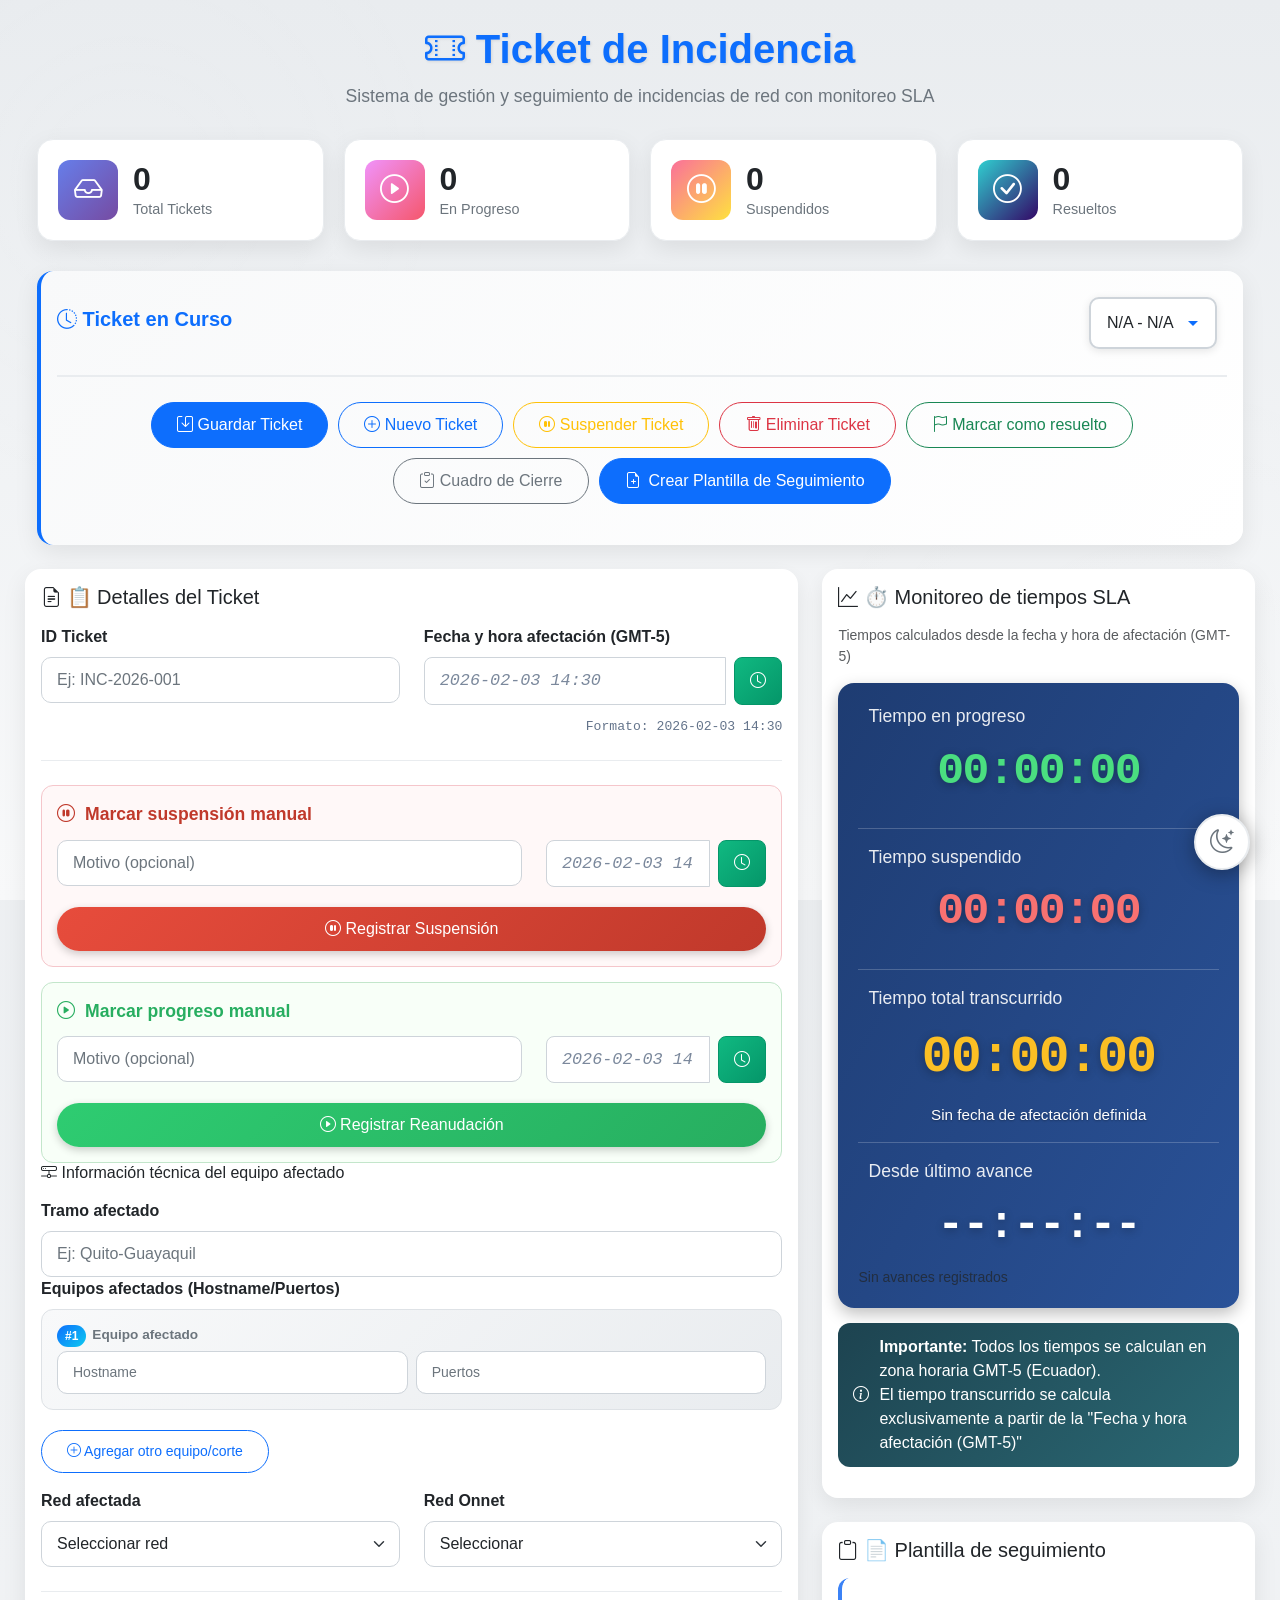
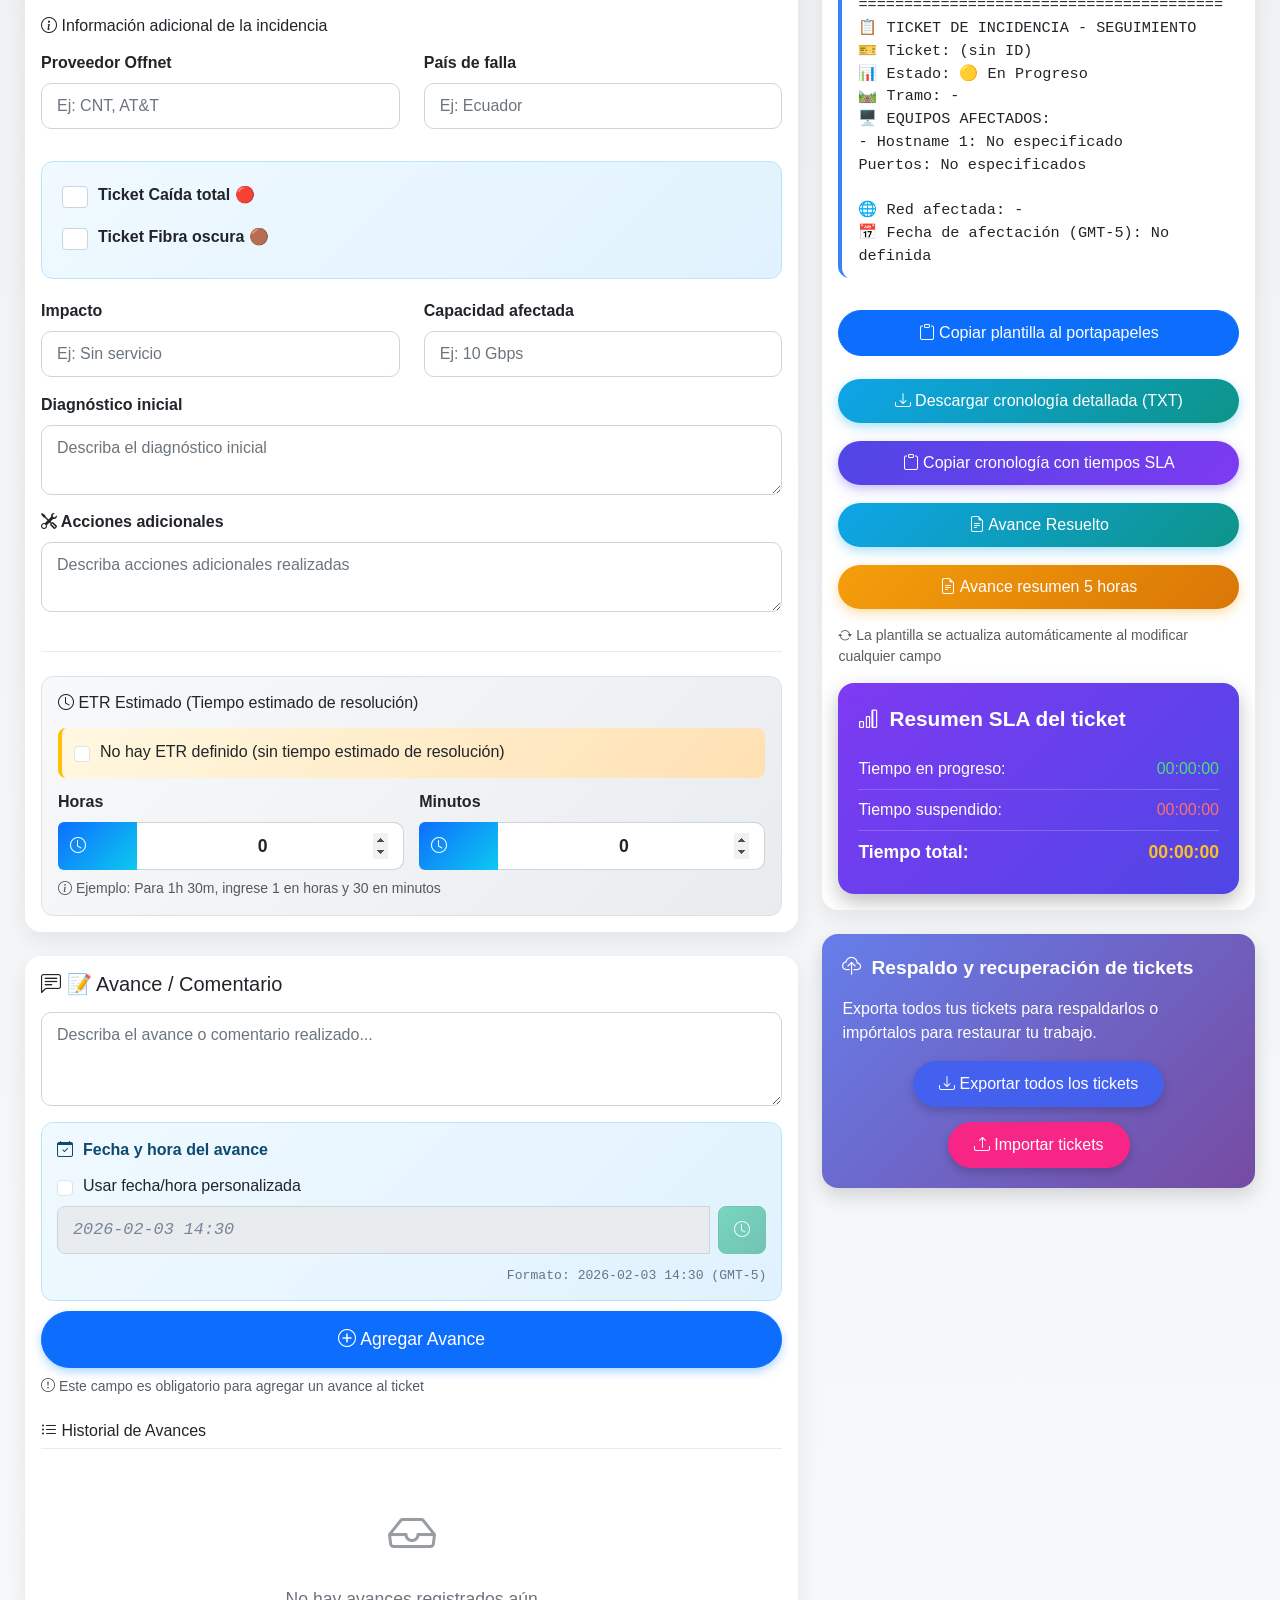
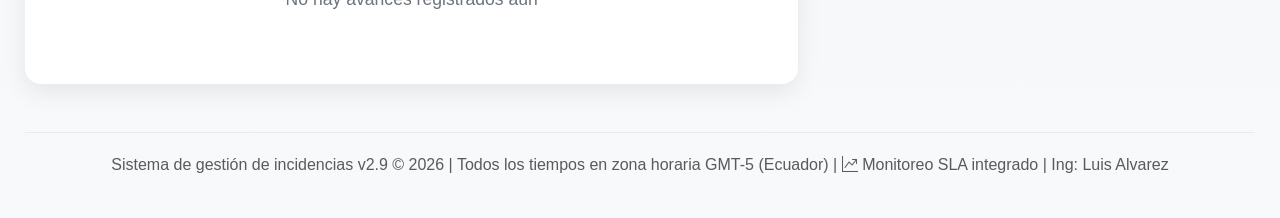
<file: index.html>
<!DOCTYPE html>
<html lang="es" data-bs-theme="light">

<head>
    <meta charset="UTF-8">
    <meta name="viewport" content="width=device-width, initial-scale=1.0">
    <title>Ticket de Incidencia</title>
    <link href="https://cdn.jsdelivr.net/npm/bootstrap@5.3.0/dist/css/bootstrap.min.css" rel="stylesheet">
    <link href="https://cdn.jsdelivr.net/npm/bootstrap-icons@1.10.0/font/bootstrap-icons.css" rel="stylesheet">
    <link rel="stylesheet" href="styles.css">
</head>

<body>
    <div id="themeTransition" class="theme-transition">
        <div class="spinner"></div>
    </div>

    <div class="container-fluid">
        <header class="text-center mb-4">
            <h1><i class="bi bi-ticket-perforated"></i> Ticket de Incidencia</h1>
            <p class="subtitle">Sistema de gestión y seguimiento de incidencias de red con monitoreo SLA</p>
        </header>

        <!-- Dashboard Stats -->
        <div class="dashboard-stats">
            <div class="stat-card">
                <div class="stat-icon bg-primary"><i class="bi bi-inbox"></i></div>
                <div class="stat-content">
                    <h3 id="totalTickets">0</h3>
                    <p>Total Tickets</p>
                </div>
            </div>
            <div class="stat-card">
                <div class="stat-icon bg-success"><i class="bi bi-play-circle"></i></div>
                <div class="stat-content">
                    <h3 id="activeTickets">0</h3>
                    <p>En Progreso</p>
                </div>
            </div>
            <div class="stat-card">
                <div class="stat-icon bg-warning"><i class="bi bi-pause-circle"></i></div>
                <div class="stat-content">
                    <h3 id="suspendedTickets">0</h3>
                    <p>Suspendidos</p>
                </div>
            </div>
            <div class="stat-card">
                <div class="stat-icon bg-info"><i class="bi bi-check-circle"></i></div>
                <div class="stat-content">
                    <h3 id="resolvedTickets">0</h3>
                    <p>Resueltos</p>
                </div>
            </div>
        </div>

        <!-- Ticket en Curso -->
        <div class="ticket-en-curso-container mb-4">
            <div class="card">
                <div class="card-body">
                    <div class="ticket-header">
                        <h5><i class="bi bi-clock-history"></i> Ticket en Curso</h5>
                        <div id="listaTickets">
                            <div class="ticket-dropdown-container">
                                <select class="ticket-dropdown" disabled>
                                    <option value="">N/A - N/A</option>
                                </select>
                            </div>
                        </div>
                    </div>
                    <div class="action-buttons">
                        <button class="btn btn-primary" onclick="guardarTicket()">
                            <i class="bi bi-save"></i> Guardar Ticket
                        </button>
                        <button class="btn btn-outline-primary" onclick="nuevoTicket()">
                            <i class="bi bi-plus-circle"></i> Nuevo Ticket
                        </button>
                        <button class="btn btn-outline-warning" id="suspendBtn" onclick="toggleEstado()">
                            <i class="bi bi-pause-circle"></i> Suspender Ticket
                        </button>
                        <button class="btn btn-outline-danger" onclick="eliminarTicket()">
                            <i class="bi bi-trash"></i> Eliminar Ticket
                        </button>
                        <button class="btn btn-outline-success" id="resolveBtn" onclick="resolverTicket()">
                            <i class="bi bi-flag"></i> Marcar como resuelto
                        </button>
                        <button class="btn btn-outline-info" id="reopenBtn" onclick="reabrirTicket()"
                            style="display: none;">
                            <i class="bi bi-arrow-counterclockwise"></i> Reabrir ticket
                        </button>
                        <button class="btn btn-outline-secondary" id="cuadroCierreBtn" onclick="abrirCuadroCierre()">
                            <i class="bi bi-clipboard-check"></i> Cuadro de Cierre
                        </button>

                        <!-- 👇 NUEVO BOTÓN AÑADIDO -->
                        <button class="btn btn-primary" onclick="window.location.href='plantilla.html'">
                            <i class="bi bi-file-earmark-plus me-2"></i>Crear Plantilla de Seguimiento
                        </button>
                    </div>
                </div>
            </div>
        </div>
    </div>

    <div class="container-grid">
        <!-- Columna Izquierda -->
        <div>
            <div class="card">
                <div class="card-body">
                    <h5 class="mb-3"><i class="bi bi-file-earmark-text"></i> 📋 Detalles del Ticket</h5>

                    <div class="form-section">
                        <div class="row">
                            <div class="col-md-6">
                                <label class="form-label">ID Ticket</label>
                                <input type="text" class="form-control" id="ticketId" placeholder="Ej: INC-2026-001">
                            </div>
                            <div class="col-md-6">
                                <label class="form-label">Fecha y hora afectación (GMT-5)</label>
                                <div class="input-group-datetime">
                                    <input type="text" class="form-control input-datetime-text" id="fechaAfectacion"
                                        placeholder="2026-02-03 14:30" onclick="abrirDatePicker('fechaAfectacion')"
                                        readonly>
                                    <button type="button" class="btn btn-now"
                                        onclick="abrirDatePicker('fechaAfectacion')" title="Seleccionar fecha y hora">
                                        <i class="bi bi-clock"></i>
                                    </button>
                                </div>
                                <small class="format-label">Formato: 2026-02-03 14:30</small>
                            </div>
                        </div>
                    </div>

                    <!-- Suspensión Manual -->

                    <div class="manual-state-section suspension-manual-section">
                        <div class="manual-state-title suspension-manual-title">
                            <i class="bi bi-pause-circle"></i> Marcar suspensión manual
                        </div>
                        <div class="row">
                            <div class="col-md-8">
                                <input type="text" class="form-control" id="motivoSuspension"
                                    placeholder="Motivo (opcional)">
                            </div>
                            <div class="col-md-4">
                                <div class="input-group-datetime">
                                    <input type="text" class="form-control input-datetime-text" id="suspensionManual"
                                        placeholder="2026-02-03 14:30" onclick="abrirDatePicker('suspensionManual')"
                                        readonly>
                                    <button type="button" class="btn btn-now"
                                        onclick="abrirDatePicker('suspensionManual')" title="Seleccionar fecha y hora">
                                        <i class="bi bi-clock"></i>
                                    </button>
                                </div>
                            </div>

                        </div>

                        <button class="btn suspension-manual-btn manual-state-btn w-100 mt-2"
                            onclick="agregarSuspensionManual()">
                            <i class="bi bi-pause-circle"></i> Registrar Suspensión
                        </button>
                    </div>

                    <!-- Reanudación Manual -->
                    <div class="manual-state-section progreso-manual-section">
                        <div class="manual-state-title progreso-manual-title">
                            <i class="bi bi-play-circle"></i> Marcar progreso manual
                        </div>
                        <div class="row">
                            <div class="col-md-8">
                                <input type="text" class="form-control" id="motivoReanudacion"
                                    placeholder="Motivo (opcional)">
                            </div>
                            <div class="col-md-4">
                                <div class="input-group-datetime">
                                    <input type="text" class="form-control input-datetime-text" id="reanudacionManual"
                                        placeholder="2026-02-03 14:30" onclick="abrirDatePicker('reanudacionManual')"
                                        readonly>
                                    <button type="button" class="btn btn-now"
                                        onclick="abrirDatePicker('reanudacionManual')" title="Seleccionar fecha y hora">
                                        <i class="bi bi-clock"></i>
                                    </button>
                                </div>
                            </div>
                        </div>
                        <button class="btn progreso-manual-btn manual-state-btn w-100 mt-2"
                            onclick="agregarReanudacionManual()">
                            <i class="bi bi-play-circle"></i> Registrar Reanudación
                        </button>
                    </div>
                    <!-- Información de equipo afectado -->
                    <div class="form-section">
                        <h6 class="mb-3"><i class="bi bi-hdd-network"></i> Información técnica del equipo afectado
                        </h6>
                        <div class="row">

                            <div class="col-md-12">
                                <label class="form-label">Tramo afectado</label>
                                <input type="text" class="form-control" id="tramo" placeholder="Ej: Quito-Guayaquil">
                            </div>
                        </div>
                        <div class="col-md-12">
                            <label class="form-label">Equipos afectados (Hostname/Puertos)</label>
                            <div id="hostnamePuertosContainer"></div>

                            <button class="btn btn-outline-primary btn-sm mt-2" onclick="agregarCampoHostnamePuerto()">
                                <i class="bi bi-plus-circle"></i> Agregar otro equipo/corte
                            </button>
                        </div>
                        <div class="row mt-3">
                            <div class="col-md-6">
                                <label class="form-label">Red afectada</label>
                                <select class="form-select" id="redAfectada">
                                    <option value="">Seleccionar red</option>
                                    <option value="Nokia">Nokia</option>
                                    <option value="Padtec">Padtec</option>
                                    <option value="Huawei">Huawei</option>
                                    <option value="OTN">OTN</option>
                                    <option value="Fibra Oscura">Fibra Oscura</option>
                                    <option value="FO">FO</option>
                                    <option value="Infinera">Infinera</option>
                                    <option value="Packet Light">Packet Light</option>
                                    <option value="Huawei OTN y IP">Huawei "OTN" y IP</option>
                                    <option value="IP">IP</option>
                                    <option value="Enlace de Monitoreo 72H">Enlace de Monitoreo 72H</option>
                                </select>
                            </div>
                            <div class="col-md-6">
                                <label class="form-label">Red Onnet</label>
                                <select class="form-select" id="onnet">
                                    <option value="">Seleccionar</option>
                                    <option value="Si">Si</option>
                                    <option value="No">No</option>
                                </select>
                            </div>
                        </div>
                    </div>

                    <div class="form-section">
                        <h6 class="mb-3"><i class="bi bi-info-circle"></i> Información adicional de la incidencia
                        </h6>
                        <div class="row">
                            <div class="col-md-6">
                                <label class="form-label">Proveedor Offnet</label>
                                <input type="text" class="form-control" id="offnet" placeholder="Ej: CNT, AT&T">
                            </div>
                            <div class="col-md-6">
                                <label class="form-label">País de falla</label>
                                <input type="text" class="form-control" id="pais" placeholder="Ej: Ecuador">
                            </div>
                        </div>
                        <div class="row mt-3">

                        </div>
                        <!-- NUEVOS CAMPOS: -->

                        <div class="info-adicional-box mt-3">
                            <div class="row mt-13">
                               
                            </div>
                            <div class="col-12 mb-3">
                                <div class="form-check mb-2">
                                   
                                    <input class="form-check-input" type="checkbox" id="checkCaidaTotal">
                                     <label class="form-check-label fw-bold" for="checkCaidaTotal">Ticket Caída total 🔴
                                    </label>

                                </div>
                                <div class="d-none ms-4" id="containerCaidaTotal">
                                    <textarea class="form-control" id="ticketCaidaTotal" rows="4"
                                        placeholder="Ingrese tickets de caída total (ej: TIK-123, TIK-456)..."></textarea>
                                </div>
                            </div>
                            <div class="col-12">
                                <div class="form-check mb-2">
                                    <input class="form-check-input" type="checkbox" id="checkFibraOscura">
                                    <label class="form-check-label fw-bold" for="checkFibraOscura"> Ticket Fibra
                                        oscura 🟤</label>
                                </div>
                                <div class="d-none ms-4" id="containerFibraOscura">
                                    <textarea class="form-control" id="ticketFibraOscura" rows="4"
                                        placeholder="Ingrese tickets de fibra oscura (ej: TIK-789, TIK-012)..."></textarea>
                                </div>
                            </div>
                        </div>
                        <div class="row mt-3">
                            <div class="col-md-6">
                                <label class="form-label">Impacto</label>
                                <input type="text" class="form-control" id="impacto" placeholder="Ej: Sin servicio">
                            </div>
                            <div class="col-md-6">
                                <label class="form-label">Capacidad afectada</label>
                                <input type="text" class="form-control" id="capacidadAfectada"
                                    placeholder="Ej: 10 Gbps">
                            </div>
                        </div>
                        <div class="row mt-3">
                            <div class="col-12">
                                <label class="form-label">Diagnóstico inicial</label>
                                <textarea class="form-control" id="diagnostico" rows="2"
                                    placeholder="Describa el diagnóstico inicial"></textarea>
                            </div>
                        </div>
                        <div class="form-section">
                            <label class="form-label"><i class="bi bi-tools"></i> Acciones adicionales</label>
                            <textarea class="form-control" id="accionesAdicionales" rows="2"
                                placeholder="Describa acciones adicionales realizadas"></textarea>
                        </div>
                    </div>

                    <!-- ETR Section -->
                    <div class="etr-section">
                        <div class="card-body">
                            <h6 class="mb-3"><i class="bi bi-clock"></i> ETR Estimado (Tiempo estimado de
                                resolución)</h6>

                            <div class="no-etr-check">
                                <div class="form-check">
                                    <input class="form-check-input" type="checkbox" id="noEtrCheck"
                                        onchange="toggleNoEtr()">
                                    <label class="form-check-label" for="noEtrCheck">
                                        No hay ETR definido (sin tiempo estimado de resolución)
                                    </label>
                                </div>
                            </div>

                            <div id="etrInputs">
                                <div class="etr-inputs-container">
                                    <div class="etr-input-group">
                                        <label class="form-label">Horas</label>
                                        <div class="input-group">
                                            <span class="input-group-text"><i class="bi bi-clock"></i></span>
                                            <input type="number" class="form-control" id="etrHoras" min="0" value="0"
                                                onchange="iniciarContadorETR()">
                                        </div>
                                    </div>
                                    <div class="etr-input-group">
                                        <label class="form-label">Minutos</label>
                                        <div class="input-group">
                                            <span class="input-group-text"><i class="bi bi-clock"></i></span>
                                            <input type="number" class="form-control" id="etrMinutos" min="0" max="59"
                                                value="0" onchange="iniciarContadorETR()">
                                        </div>
                                    </div>
                                </div>
                                <small class="text-muted d-block mt-2">
                                    <i class="bi bi-info-circle"></i> Ejemplo: Para 1h 30m, ingrese 1 en horas y 30
                                    en minutos
                                </small>
                            </div>

                            <div id="etrContadorContainer" class="etr-contador-container" style="display: none;">
                                <div class="etr-contador-label">
                                    <i class="bi bi-hourglass-split"></i> Tiempo restante ETR:
                                </div>
                                <div class="etr-contador-tiempo" id="etrContadorTiempo">00:00:00</div>
                                <div class="etr-contador-barra">
                                    <div class="etr-contador-progreso" id="etrContadorProgreso"></div>
                                </div>
                                <div class="etr-contador-estado" id="etrContadorEstado">En tiempo</div>
                            </div>
                        </div>
                    </div>


                </div>
            </div>

            <!-- Avances -->
            <div class="card mt-4">
                <div class="card-body">
                    <h5 class="mb-3"><i class="bi bi-chat-left-text"></i> 📝 Avance / Comentario</h5>
                    <textarea class="form-control mb-3" id="avanceInput" rows="3"
                        placeholder="Describa el avance o comentario realizado..."></textarea>

                    <div class="manual-avance-section">
                        <div class="manual-avance-title">
                            <i class="bi bi-calendar-check"></i> Fecha y hora del avance
                        </div>
                        <div class="form-check mb-2">
                            <input class="form-check-input" type="checkbox" id="usarFechaManual"
                                onchange="toggleFechaManualAvance()">
                            <label class="form-check-label" for="usarFechaManual">
                                Usar fecha/hora personalizada
                            </label>
                        </div>
                        <div class="input-group-datetime">
                            <input type="text" class="form-control input-datetime-text" id="fechaAvanceManual"
                                placeholder="2026-02-03 14:30" onclick="abrirDatePicker('fechaAvanceManual')" readonly
                                disabled>
                            <button type="button" class="btn btn-now" onclick="abrirDatePicker('fechaAvanceManual')"
                                title="Seleccionar fecha y hora" disabled>
                                <i class="bi bi-clock"></i>
                            </button>
                        </div>
                        <small class="format-label">Formato: 2026-02-03 14:30 (GMT-5)</small>
                    </div>

                    <button class="btn add-avance-btn w-100" onclick="agregarAvance()">
                        <i class="bi bi-plus-circle"></i> Agregar Avance
                    </button>
                    <small class="text-muted d-block mt-2">
                        <i class="bi bi-exclamation-circle"></i> Este campo es obligatorio para agregar un avance al
                        ticket
                    </small>

                    <div class="avances-header mt-3">
                        <h6 class="mb-0"><i class="bi bi-list-ul"></i> Historial de Avances</h6>
                        <span class="nuevo-avance-badge" id="nuevosAvancesBadge" style="display: none;">0
                            avances</span>
                    </div>
                    <div class="avance-container" id="historialAvances">
                        <div class="empty-state">
                            <i class="bi bi-inbox"></i>
                            <p>No hay avances registrados aún</p>
                        </div>
                    </div>
                </div>
            </div>
        </div>

        <!-- Columna Derecha -->
        <div>
            <!-- Monitoreo SLA -->
            <div class="card">
                <div class="card-body">
                    <h5 class="mb-3"><i class="bi bi-graph-up"></i> ⏱️ Monitoreo de tiempos SLA</h5>
                    <small class="text-muted d-block mb-3">Tiempos calculados desde la fecha y hora de afectación
                        (GMT-5)</small>

                    <div class="time-container">
                        <div class="time-section">
                            <span class="time-label">Tiempo en progreso</span>
                            <div class="time-value time-progreso" id="tiempoProgreso">00:00:00</div>
                        </div>
                        <div class="time-section">
                            <span class="time-label">Tiempo suspendido</span>
                            <div class="time-value time-suspendido" id="tiempoSuspendido">00:00:00</div>
                        </div>
                        <div class="time-section">
                            <span class="time-label">Tiempo total transcurrido</span>
                            <div class="time-value time-total" id="tiempoTotal">00:00:00</div>
                            <div class="time-detail" id="fechaAfectacionMostrada">Sin fecha de afectación definida
                            </div>
                        </div>
                        <div class="time-section">
                            <span class="time-label">Desde último avance</span>
                            <div class="time-value" id="tiempoUltimoAvance">--:--:--</div>
                            <div class="time-detail" id="fechaUltimoAvance">Sin avances registrados</div>
                        </div>
                    </div>

                    <div class="alert-gmt5">
                        <i class="bi bi-info-circle"></i>
                        <div>
                            <strong>Importante:</strong> Todos los tiempos se calculan en zona horaria GMT-5
                            (Ecuador).
                            <br>El tiempo transcurrido se calcula exclusivamente a partir de la "Fecha y hora
                            afectación (GMT-5)"
                        </div>
                    </div>

                    <!-- Suspension Indicator -->
                    <div id="suspensionIndicator" class="suspension-indicator" style="display: none;">
                        <i class="bi bi-pause-circle"></i> Ticket Suspendido
                    </div>

                    <!-- Resuelto Indicator -->
                    <div id="resueltoIndicator" class="resuelto-indicator" style="display: none;">
                        <i class="bi bi-check-circle"></i> Ticket Resuelto
                    </div>
                </div>
            </div>

            <!-- Plantilla -->
            <div class="card mt-4">
                <div class="card-body">
                    <h5 class="mb-3"><i class="bi bi-clipboard"></i> 📄 Plantilla de seguimiento</h5>
                    <pre
                        id="plantillaSeguimiento">Complete los campos del ticket para generar la plantilla de seguimiento...</pre>
                    <button class="btn btn-primary w-100 mt-3" onclick="copiarPlantilla(this)">
                        <i class="bi bi-clipboard"></i> Copiar plantilla al portapapeles
                    </button>

                    <div class="cronologia-container">
                        <button class="btn cronologia-btn w-100 mt-2" onclick="generarCronologiaTXT()">
                            <i class="bi bi-download"></i> Descargar cronología detallada (TXT)
                        </button>
                        <button class="btn copiar-cronologia-btn w-100 mt-2" onclick="copiarCronologia()">
                            <i class="bi bi-clipboard"></i> Copiar cronología con tiempos SLA
                        </button>
                        <button class="btn btn-resumen-1 w-100 mt-2" onclick="copiarResumen1()">
                            <i class="bi bi-file-earmark-text"></i> Avance Resuelto
                        </button>
                        <button class="btn btn-resumen-2 w-100 mt-2" onclick="copiarResumen2()">
                            <i class="bi bi-file-earmark-text"></i> Avance resumen 5 horas
                        </button>
                    </div>

                    <small class="text-muted d-block mt-3">
                        <i class="bi bi-arrow-repeat"></i> La plantilla se actualiza automáticamente al modificar
                        cualquier campo
                    </small>

                    <!-- SLA Report -->
                    <div class="sla-report-container mt-3">
                        <div class="sla-report-title">
                            <i class="bi bi-bar-chart"></i> Resumen SLA del ticket
                        </div>
                        <div class="sla-report-item">
                            <span>Tiempo en progreso:</span>
                            <span class="sla-progreso" id="slaProgreso">00:00:00</span>
                        </div>
                        <div class="sla-report-item">
                            <span>Tiempo suspendido:</span>
                            <span class="sla-suspendido" id="slaSuspendido">00:00:00</span>
                        </div>
                        <div class="sla-report-item">
                            <span>Tiempo total:</span>
                            <span class="sla-total" id="slaTotal">00:00:00</span>
                        </div>
                    </div>
                </div>
            </div>

            <!-- Export/Import -->
            <div class="export-import-container mt-4">
                <div class="export-import-title">
                    <i class="bi bi-cloud-upload"></i> Respaldo y recuperación de tickets
                </div>
                <p class="mb-3">Exporta todos tus tickets para respaldarlos o impórtalos para restaurar tu trabajo.
                </p>
                <div class="export-import-buttons">
                    <button class="btn btn-export" onclick="exportarTickets()">
                        <i class="bi bi-download"></i> Exportar todos los tickets
                    </button>
                    <button class="btn btn-import" onclick="importarTickets()">
                        <i class="bi bi-upload"></i> Importar tickets
                    </button>
                </div>
            </div>
        </div>
    </div>

    <footer class="text-center mt-5">
        <p class="text-muted">
            Sistema de gestión de incidencias v2.9 © 2026 | Todos los tiempos en zona horaria GMT-5 (Ecuador) |
            <i class="bi bi-graph-up-arrow"></i> Monitoreo SLA integrado | Ing: Luis Alvarez
        </p>
    </footer>
    </div>

    <!-- Theme Toggle -->
    <button id="themeToggle" title="Cambiar tema">
        <i class="bi bi-moon-stars"></i>
    </button>

    <!-- Resolution Modal -->
    <div id="resolutionModal" class="modal-resolution">
        <div class="modal-resolution-content">
            <div class="modal-header-resolution">
                <h3><i class="bi bi-flag"></i> Marcar ticket como resuelto</h3>
            </div>
            <div class="modal-body-resolution">
                <div class="resolution-instruction">
                    <i class="bi bi-exclamation-triangle"></i>
                    <strong>Importante:</strong> Ingrese la fecha y hora exacta en que se resolvió la incidencia
                    (GMT-5).
                    <br>Esta fecha se usará para calcular los tiempos SLA finales y aparecerá al final del historial
                    cronológico.
                </div>
                <div class="input-resolution-container">
                    <label class="form-label">Fecha y hora de resolución (GMT-5)</label>
                    <div class="input-group-datetime">
                        <input type="text" class="form-control input-datetime-text" id="resolutionDateTime"
                            placeholder="2026-02-03 14:30" onclick="abrirDatePicker('resolutionDateTime')" readonly>
                        <button type="button" class="btn btn-now" onclick="abrirDatePicker('resolutionDateTime')"
                            title="Seleccionar fecha y hora">
                            <i class="bi bi-clock"></i>
                        </button>
                    </div>
                    <small class="format-label">Formato requerido: 2026-02-03 14:30</small>
                    <div id="resolutionError" class="resolution-error">
                        <i class="bi bi-exclamation-circle"></i> <span id="resolutionErrorMessage"></span>
                    </div>
                </div>
                <div class="alert-gmt5 mt-3">
                    <i class="bi bi-info-circle"></i>
                    <div>
                        <strong>Nota SLA:</strong> El tiempo en progreso se calculará hasta esta fecha/hora.
                        <br>El tiempo suspendido NO contará para el cumplimiento del SLA.
                    </div>
                </div>
            </div>
            <div class="modal-footer-resolution">
                <button class="btn btn-resolution btn-resolution-cancel" onclick="cerrarModalResolucion()">
                    <i class="bi bi-x-circle"></i> Cancelar
                </button>
                <button class="btn btn-resolution btn-resolution-confirm" onclick="confirmarResolucion()">
                    <i class="bi bi-check-circle"></i> Confirmar resolución
                </button>
            </div>
        </div>
    </div>

    <!-- Confirm Modal -->
    <div id="modalConfirm" class="modal-confirm">
        <div class="modal-confirm-content">
            <div class="modal-confirm-icon">
                <i class="bi bi-question"></i>
            </div>
            <h3 id="modalConfirmTitle">Confirmar Acción</h3>
            <p id="modalConfirmMessage">¿Está seguro de realizar esta acción?</p>
            <div class="modal-confirm-buttons">
                <button class="btn btn-confirm-cancel" onclick="closeModalConfirm()">
                    <i class="bi bi-x-circle"></i> Cancelar
                </button>
                <button class="btn btn-confirm-ok" id="btnConfirmOk">
                    <i class="bi bi-check-circle"></i> Confirmar
                </button>
            </div>
        </div>
    </div>

    <!-- Info Modal -->
    <div id="modalInfo" class="modal-info">
        <div class="modal-info-content">
            <div class="modal-info-header">
                <h3><i class="bi bi-info-circle"></i> Información</h3>
                <button class="btn-close-modal" onclick="closeModalInfo()">
                    <i class="bi bi-x-lg"></i>
                </button>
            </div>
            <div class="modal-info-body" id="modalInfoBody"></div>
        </div>
    </div>

    <!-- Export Selection Modal -->
    <div id="modalSeleccionExportar" class="modal-export-selection">
        <div class="modal-export-content">
            <div class="modal-export-header">
                <h3><i class="bi bi-download"></i> Seleccionar Tickets para Exportar</h3>
                <button class="btn-close-modal" onclick="cerrarModalExportar()">
                    <i class="bi bi-x-lg"></i>
                </button>
            </div>
            <div class="modal-export-body">
                <div class="export-destination-section">
                    <label class="form-label" for="exportDestino">
                        <i class="bi bi-folder"></i> ¿Para quién es la exportación?
                    </label>
                    <select class="form-select" id="exportDestino" onchange="actualizarPreviewNombreArchivo()">
                        <option value="">-- Seleccione destino --</option>
                        <option value="Monitoreo">Monitoreo</option>
                        <option value="Eléctrico">Eléctrico</option>
                        <option value="SD (Service Desk)">SD (Service Desk)</option>
                        <option value="N1 (Nivel 1)">N1 (Nivel 1)</option>
                        <option value="N2 (Nivel 2)">N2 (Nivel 2)</option>
                        <option value="Cliente">Cliente</option>
                        <option value="Gerencia">Gerencia</option>
                        <option value="Auditoría">Auditoría</option>
                        <option value="Otro">Otro</option>
                    </select>
                    <div id="otroDestinoContainer" style="display: none; margin-top: 10px;">
                        <input type="text" class="form-control" id="otroDestinoInput"
                            placeholder="Especifique el destino">
                    </div>
                </div>

                <div class="export-tickets-list">
                    <div class="export-list-header">
                        <label class="checkbox-label">
                            <input type="checkbox" id="selectAllTickets" onchange="toggleSelectAllTickets()">
                            Seleccionar todos
                        </label>
                        <span class="selected-count" id="selectedTicketsCount">0 seleccionados</span>
                    </div>
                    <div class="tickets-checkbox-container" id="ticketsCheckboxContainer"></div>
                </div>

                <div class="export-preview-info">
                    <p><strong>Nombre del archivo:</strong> <span id="exportFileNamePreview">---</span></p>
                    <p><strong>Fecha de exportación:</strong> <span id="exportDatePreview">---</span></p>
                </div>
            </div>
            <div class="modal-export-footer">
                <button class="btn btn-export-cancel" onclick="cerrarModalExportar()">
                    <i class="bi bi-x-circle"></i> Cancelar
                </button>
                <button class="btn btn-export-confirm" onclick="confirmarExportacionSeleccion()" disabled>
                    <i class="bi bi-download"></i> Exportar Seleccionados
                </button>
            </div>
        </div>
    </div>

    <!-- Date Picker Modal -->
    <div id="datePickerModal" class="date-picker-modal">
        <div class="date-picker-content">
            <div class="date-picker-header">
                <h4><i class="bi bi-calendar-event"></i> Seleccionar Fecha y Hora</h4>
                <button class="date-picker-close" onclick="cerrarDatePicker()">
                    <i class="bi bi-x-lg"></i>
                </button>
            </div>
            <div class="date-picker-body">
                <div class="date-picker-date">
                    <label class="form-label">Fecha</label>
                    <input type="date" id="pickerDate">
                </div>
                <div class="date-picker-time">
                    <label class="form-label">Hora (GMT-5)</label>
                    <input type="time" id="pickerTime">
                </div>
                <div class="date-picker-buttons">
                    <button class="btn btn-date-cancel" onclick="cerrarDatePicker()">
                        <i class="bi bi-x-circle"></i> Cancelar
                    </button>
                    <button class="btn btn-date-confirm" onclick="confirmarDatePicker()">
                        <i class="bi bi-check-circle"></i> Confirmar
                    </button>
                </div>
            </div>
        </div>
    </div>

    <!-- Modal Cuadro de Cierre -->
    <div id="modalCuadroCierre" class="modal-cuadro-cierre">
        <div class="modal-cuadro-cierre-content">
            <div class="modal-cuadro-cierre-header">
                <h3><i class="bi bi-clipboard-check"></i> Cuadro de Cierre del Ticket</h3>
                <button class="btn-close-modal" onclick="cerrarCuadroCierre()">
                    <i class="bi bi-x-lg"></i>
                </button>
            </div>
            <div class="modal-cuadro-cierre-body">
                <div class="cuadro-cierre-grid">
                    <div class="cuadro-cierre-field">
                        <label>TT:</label>
                        <input type="text" id="cierreTicketId" readonly>
                    </div>
                    <div class="cuadro-cierre-field">
                        <label>Tiempo total del ticket:</label>
                        <input type="text" id="cierreTiempoTotal" readonly>
                    </div>
                    <div class="cuadro-cierre-field">
                        <label>Fecha de inicio:</label>
                        <input type="text" id="cierreFechaInicio" readonly>
                    </div>
                    <div class="cuadro-cierre-field">
                        <label>Causa de la falla:</label>
                        <textarea id="cierreCausaFalla" rows="3"></textarea>
                    </div>
                    <div class="cuadro-cierre-field">
                        <label>Hora de inicio:</label>
                        <input type="text" id="cierreHoraInicio" readonly>
                    </div>
                    <div class="cuadro-cierre-field">
                        <label>Solución:</label>
                        <textarea id="cierreSolucion" rows="3"></textarea>
                    </div>
                    <div class="cuadro-cierre-field">
                        <label>Fecha de final:</label>
                        <input type="text" id="cierreFechaFinal" readonly>
                    </div>
                    <div class="cuadro-cierre-field">
                        <label>Razón de Tiempo no imputable:</label>
                        <input type="text" id="cierreRazonTiempo" placeholder="Ingrese razón">
                    </div>
                    <div class="cuadro-cierre-field">
                        <label>Hora de final:</label>
                        <input type="text" id="cierreHoraFinal" readonly>
                    </div>
                    <div class="cuadro-cierre-field">
                        <label>Coordenadas:</label>
                        <input type="text" id="cierreCoordenadas" placeholder="Ingrese coordenadas">
                    </div>
                    <div class="cuadro-cierre-field">
                        <label>Brigada:</label>
                        <input type="text" id="cierreBrigada" placeholder="Ingrese brigada">
                    </div>
                    <div class="cuadro-cierre-field">
                        <label>SLA:</label>
                        <input type="text" id="cierreSLA" readonly value="NO">
                    </div>
                    <div class="cuadro-cierre-field">
                        <label>Ámbito de la falla:</label>
                        <select id="cierreAmbitoFalla">
                            <option value="">Seleccione...</option>
                            <option value="Metropolitano">Metropolitano</option>
                            <option value="Larga distancia">Larga distancia</option>
                        </select>
                    </div>
                </div>
            </div>
            <div class="modal-cuadro-cierre-footer">
                <button class="btn btn-cuadro-cierre-cancel" onclick="cerrarCuadroCierre()">
                    <i class="bi bi-x-circle"></i> Cancelar
                </button>
                <button class="btn btn-cuadro-cierre-generate" onclick="generarCuadroCierre()">
                    <i class="bi bi-download"></i> Generar Cuadro
                </button>
            </div>
        </div>
    </div>



    <!-- Toast Container -->
    <div class="toast-container"></div>

    <script src="script.js"></script>
</body>

</html>
</file>
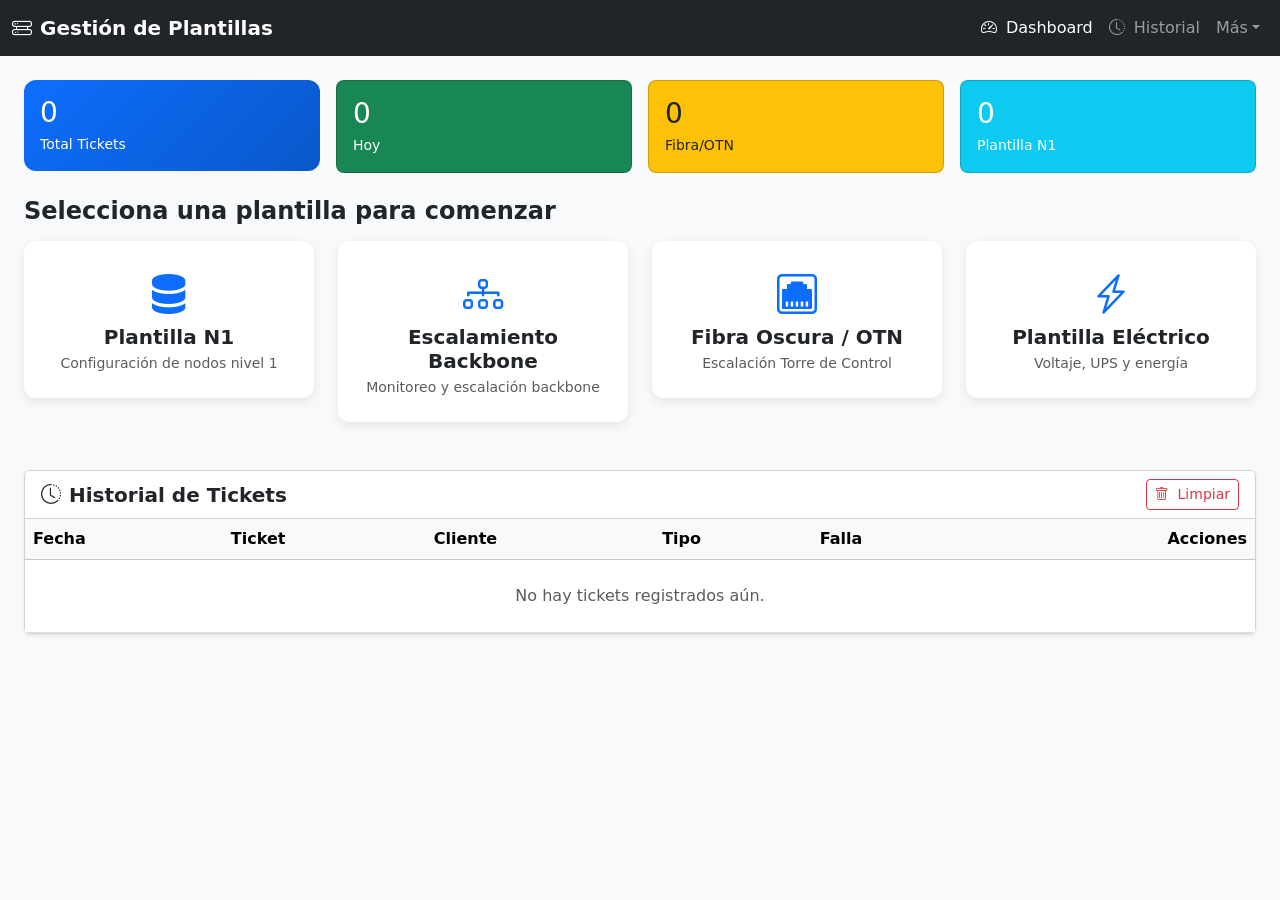
<file: plantilla.html>
<!DOCTYPE html>
<html lang="es">

<head>
    <meta charset="UTF-8">
    <meta name="viewport" content="width=device-width, initial-scale=1.0">
    <title>Gestión de Plantillas - Escalación Técnica</title>
    <!-- Bootstrap 5 CSS -->
    <link href="https://cdn.jsdelivr.net/npm/bootstrap@5.3.3/dist/css/bootstrap.min.css" rel="stylesheet">
    <!-- Bootstrap Icons -->
    <link href="https://cdn.jsdelivr.net/npm/bootstrap-icons@1.11.3/font/bootstrap-icons.css" rel="stylesheet">
    <style>
        :root {
            --primary-gradient: linear-gradient(135deg, #0d6efd, #0a58ca);
        }

        body {
            background-color: #f8f9fa;
            font-family: 'Segoe UI', system-ui, -apple-system, sans-serif;
        }

        .stat-card {
            background: var(--primary-gradient);
            color: white;
            border: none;
            border-radius: 12px;
            transition: transform 0.2s;
        }

        .stat-card:hover {
            transform: translateY(-3px);
        }

        .template-card {
            border: none;
            border-radius: 12px;
            box-shadow: 0 4px 12px rgba(0, 0, 0, 0.08);
            transition: all 0.2s;
            cursor: pointer;
            background: white;
        }

        .template-card:hover {
            transform: translateY(-5px);
            box-shadow: 0 8px 16px rgba(0, 0, 0, 0.12);
        }

        .template-card i {
            color: #0d6efd;
        }

        .preview-box {
            background: #1e1e1e;
            color: #d4d4d4;
            font-family: 'Consolas', 'Courier New', monospace;
            padding: 1rem;
            border-radius: 8px;
            min-height: 300px;
            white-space: pre-wrap;
            overflow-y: auto;
            font-size: 0.85rem;
            line-height: 1.4;
        }

        .modal-lg {
            max-width: 900px;
        }

        .form-label {
            font-weight: 500;
            color: #495057;
        }

        .btn-copy {
            background: #2d2d2d;
            color: white;
        }

        .btn-copy:hover {
            background: #1a1a1a;
            color: white;
        }

        .toast-container {
            position: fixed;
            bottom: 20px;
            right: 20px;
            z-index: 1055;
        }
    </style>
</head>

<body>

    <!-- Navbar -->
    <nav class="navbar navbar-expand-lg navbar-dark bg-dark mb-4">
        <div class="container-fluid">
            <a class="navbar-brand fw-bold" href="#"><i class="bi bi-hdd-rack me-2"></i>Gestión de Plantillas</a>
            <button class="navbar-toggler" type="button" data-bs-toggle="collapse" data-bs-target="#navbarNav">
                <span class="navbar-toggler-icon"></span>
            </button>
            <div class="collapse navbar-collapse" id="navbarNav">
                <ul class="navbar-nav ms-auto">
                    <li class="nav-item">
                        <a class="nav-link active" href="#"
                            onclick="if(history.length > 1){ history.back(); } else { window.location.href='index.html'; } return false;">
                            <i class="bi bi-speedometer2 me-1"></i> Dashboard
                        </a>
                    </li>
                    <li class="nav-item"><a class="nav-link" href="#historial"><i class="bi bi-clock-history me-1"></i>
                            Historial</a></li>
                    <li class="nav-item dropdown">
                        <a class="nav-link dropdown-toggle" href="#" role="button" data-bs-toggle="dropdown">Más</a>
                        <ul class="dropdown-menu">
                            <li><a class="dropdown-item" href="#" onclick="clearHistory()"><i
                                        class="bi bi-trash me-2"></i>Limpiar Historial</a></li>
                            <li><a class="dropdown-item" href="#" onclick="exportData()"><i
                                        class="bi bi-download me-2"></i>Exportar Datos</a></li>
                        </ul>
                    </li>
                </ul>
            </div>
        </div>
    </nav>

    <div class="container-fluid px-4">
        <!-- Dashboard Stats -->
        <div class="row g-3 mb-4">
            <div class="col-md-3 col-6">
                <div class="card stat-card p-3">
                    <h3 class="mb-1" id="stat-total">0</h3>
                    <small>Total Tickets</small>
                </div>
            </div>
            <div class="col-md-3 col-6">
                <div class="card bg-success text-white p-3 rounded-3">
                    <h3 class="mb-1" id="stat-hoy">0</h3>
                    <small>Hoy</small>
                </div>
            </div>
            <div class="col-md-3 col-6">
                <div class="card bg-warning text-dark p-3 rounded-3">
                    <h3 class="mb-1" id="stat-fibra">0</h3>
                    <small>Fibra/OTN</small>
                </div>
            </div>
            <div class="col-md-3 col-6">
                <div class="card bg-info text-white p-3 rounded-3">
                    <h3 class="mb-1" id="stat-n1">0</h3>
                    <small>Plantilla N1</small>
                </div>
            </div>
        </div>

        <!-- Templates Grid -->
        <h4 class="mb-3 fw-bold">Selecciona una plantilla para comenzar</h4>
        <div class="row g-4 mb-5">
            <div class="col-md-3 col-sm-6">
                <div class="template-card p-4 text-center" data-bs-toggle="modal" data-bs-target="#modalN1">
                    <i class="bi bi-server fs-1 mb-2"></i>
                    <h5 class="fw-bold mb-1">Plantilla N1</h5>
                    <p class="text-muted small mb-0">Configuración de nodos nivel 1</p>
                </div>
            </div>
            <div class="col-md-3 col-sm-6">
                <div class="template-card p-4 text-center" data-bs-toggle="modal" data-bs-target="#modalBackbone">
                    <i class="bi bi-diagram-3 fs-1 mb-2"></i>
                    <h5 class="fw-bold mb-1">Escalamiento Backbone</h5>
                    <p class="text-muted small mb-0">Monitoreo y escalación backbone</p>
                </div>
            </div>
            <div class="col-md-3 col-sm-6">
                <div class="template-card p-4 text-center" data-bs-toggle="modal" data-bs-target="#modalOTN">
                    <i class="bi bi-ethernet fs-1 mb-2"></i>
                    <h5 class="fw-bold mb-1">Fibra Oscura / OTN</h5>
                    <p class="text-muted small mb-0">Escalación Torre de Control</p>
                </div>
            </div>
            <div class="col-md-3 col-sm-6">
                <div class="template-card p-4 text-center" data-bs-toggle="modal" data-bs-target="#modalElectrico">
                    <i class="bi bi-lightning-charge fs-1 mb-2"></i>
                    <h5 class="fw-bold mb-1">Plantilla Eléctrico</h5>
                    <p class="text-muted small mb-0">Voltaje, UPS y energía</p>
                </div>
            </div>
        </div>

        <!-- History Table -->
        <div class="card shadow-sm mb-5" id="historial">
            <div class="card-header bg-white d-flex justify-content-between align-items-center">
                <h5 class="mb-0 fw-bold"><i class="bi bi-clock-history me-2"></i>Historial de Tickets</h5>
                <button class="btn btn-outline-danger btn-sm" onclick="clearHistory()"><i class="bi bi-trash me-1"></i>
                    Limpiar</button>
            </div>
            <div class="card-body p-0">
                <div class="table-responsive">
                    <table class="table table-hover align-middle mb-0" id="historyTable">
                        <thead class="table-light">
                            <tr>
                                <th>Fecha</th>
                                <th>Ticket</th>
                                <th>Cliente</th>
                                <th>Tipo</th>
                                <th>Falla</th>
                                <th class="text-end">Acciones</th>
                            </tr>
                        </thead>
                        <tbody>
                            <tr>
                                <td colspan="6" class="text-center text-muted py-4">No hay tickets registrados aún.</td>
                            </tr>
                        </tbody>
                    </table>
                </div>
            </div>
        </div>
    </div>

    <!-- MODALES -->
    <!-- Modal N1 -->
    <div class="modal fade" id="modalN1" tabindex="-1">
        <div class="modal-dialog modal-lg modal-dialog-scrollable">
            <div class="modal-content">
                <div class="modal-header bg-primary text-white">
                    <h5 class="modal-title"><i class="bi bi-server me-2"></i>Plantilla N1 - Escalación</h5>
                    <button type="button" class="btn-close btn-close-white" data-bs-dismiss="modal"></button>
                </div>
                <div class="modal-body">
                    <div class="row">
                        <div class="col-md-7">
                            <form id="formN1" class="needs-validation" novalidate>
                                <h6 class="border-bottom pb-2 mb-3">DATOS CLIENTE</h6>
                                <div class="row g-2 mb-3">
                                    <div class="col-md-6"><input type="text" class="form-control" id="n1_ticket"
                                            placeholder="No. Ticket *" required></div>
                                    <div class="col-md-6"><input type="datetime-local" class="form-control"
                                            id="n1_fecha" required></div>
                                </div>
                                <div class="row g-2 mb-3">
                                    <div class="col-md-6"><input type="text" class="form-control" id="n1_razon"
                                            placeholder="Razón Social / Nombre *" required></div>
                                    <div class="col-md-6"><input type="text" class="form-control" id="n1_id"
                                            placeholder="ID *"></div>
                                </div>
                                <div class="row g-2 mb-3">
                                    <div class="col-md-6"><input type="text" class="form-control" id="n1_contacto"
                                            placeholder="Contacto en Sitio"></div>
                                    <div class="col-md-6"><input type="tel" class="form-control" id="n1_tel"
                                            placeholder="Número de Contacto"></div>
                                </div>
                                <div class="mb-3"><input type="text" class="form-control" id="n1_direccion"
                                        placeholder="Dirección"></div>
                                <div class="row g-2 mb-3">
                                    <div class="col-md-6"><input type="text" class="form-control" id="n1_coordenadas"
                                            placeholder="Coordenadas"></div>
                                    <div class="col-md-6"><input type="text" class="form-control" id="n1_horarios"
                                            placeholder="Horarios"></div>
                                </div>

                                <h6 class="border-bottom pb-2 mb-3">DATOS IMPORTANTES</h6>
                                <div class="row g-2 mb-3">
                                    <div class="col-md-6">
                                        <select class="form-select" id="n1_tipo_falla" required>
                                            <option value="">Tipo de Falla *</option>
                                            <option>Caída de Servicio</option>
                                            <option>Degradación</option>
                                            <option>Atenuación</option>
                                            <option>Revisión de UM</option>
                                            <option>Caída por atenuación</option>
                                            <option>Revisión de CRCs</option>
                                        </select>
                                    </div>
                                    <div class="col-md-6">
                                        <select class="form-select" id="n1_tipo_enlace" required>
                                            <option value="">Tipo de Enlace *</option>
                                            <option>CAPACIDAD</option>
                                            <option>INTERNET</option>
                                            <option>MPLS</option>
                                            <option>IP-OTN</option>
                                        </select>
                                    </div>
                                </div>
                                <div class="row g-2 mb-3">
                                    <div class="col-md-6"><input type="text" class="form-control" id="n1_nodo"
                                            placeholder="Nombre de Nodo *"></div>
                                    <div class="col-md-6">
                                        <select class="form-select" id="n1_cascada">
                                            <option value="NO">Servicio en Cascada: NO</option>
                                            <option value="SI">Servicio en Cascada: SI</option>
                                        </select>
                                    </div>
                                </div>
                                <div class="mb-3"><input type="text" class="form-control" id="n1_id_cascada"
                                        placeholder="ID Cascada (SI aplica)"></div>

                                <h6 class="border-bottom pb-2 mb-3">INFORMACIÓN TÉCNICA</h6>
                                <div class="row g-2 mb-3">
                                    <div class="col-md-6"><input type="text" class="form-control" id="n1_eq_acceso"
                                            placeholder="Equipo Acceso"></div>
                                    <div class="col-md-6"><input type="text" class="form-control" id="n1_puerto_acceso"
                                            placeholder="Puerto Acceso"></div>
                                </div>
                                <div class="row g-2 mb-3">
                                    <div class="col-md-6"><input type="text" class="form-control" id="n1_eq_cpe"
                                            placeholder="Equipo CPE"></div>
                                    <div class="col-md-6"><input type="text" class="form-control" id="n1_puerto_cpe"
                                            placeholder="Puerto CPE"></div>
                                </div>
                                <div class="mb-3">
                                    <select class="form-select" id="n1_lineal">
                                        <option value="NO">Cliente Lineal: NO - Con respaldo</option>
                                        <option value="SI">Cliente Lineal: SI - Sin respaldo</option>
                                    </select>
                                </div>

                                <h6 class="border-bottom pb-2 mb-3">DIAGNÓSTICO</h6>
                                <div class="mb-3"><textarea class="form-control" id="n1_diagnostico" rows="2"
                                        placeholder="Diagnóstico N1 *"></textarea></div>
                                <div class="row g-2 mb-3">
                                    <div class="col-md-6"><input type="text" class="form-control" id="n1_estado_puertos"
                                            placeholder="Estado de Puertos"></div>
                                    <div class="col-md-6"><input type="text" class="form-control" id="n1_potencias"
                                            placeholder="Potencias de Puertos"></div>
                                </div>
                                <div class="row g-2 mb-3">
                                    <div class="col-md-6"><input type="datetime-local" class="form-control"
                                            id="n1_inicio" required></div>
                                    <div class="col-md-6"><input type="text" class="form-control" id="n1_tiempo_fuera"
                                            placeholder="Tiempo fuera *"></div>
                                </div>
                                <div class="row g-2">
                                    <div class="col-md-4"><input type="text" class="form-control" id="n1_ing_n1"
                                            placeholder="Ing. N1 *"></div>
                                    <div class="col-md-4"><input type="text" class="form-control" id="n1_ing_n2"
                                            placeholder="Ing. N2"></div>
                                    <div class="col-md-4"><input type="text" class="form-control" id="n1_ing_tc"
                                            placeholder="Ing. TC"></div>
                                </div>
                            </form>
                        </div>
                        <div class="col-md-5">
                            <h6 class="mb-2">Vista Previa en Vivo</h6>
                            <div class="preview-box" id="previewN1"></div>
                            <div class="d-grid mt-2">
                                <button class="btn btn-copy" onclick="copyPreview('previewN1', 'formN1', 'N1')"><i
                                        class="bi bi-clipboard me-2"></i>Copiar y Guardar</button>
                            </div>
                        </div>
                    </div>
                </div>
            </div>
        </div>
    </div>

    <!-- Modal Backbone (Estructura similar, simplificada para brevedad pero funcional) -->
    <div class="modal fade" id="modalBackbone" tabindex="-1">
        <div class="modal-dialog modal-lg modal-dialog-scrollable">
            <div class="modal-content">
                <div class="modal-header bg-success text-white">
                    <h5 class="modal-title"><i class="bi bi-diagram-3 me-2"></i>Escalamiento Backbone</h5>
                    <button type="button" class="btn-close btn-close-white" data-bs-dismiss="modal"></button>
                </div>
                <div class="modal-body">
                    <div class="row">
                        <div class="col-md-7">
                            <form id="formBackbone" class="needs-validation" novalidate>
                                <h6 class="border-bottom pb-2 mb-3">DATOS CLIENTE</h6>
                                <div class="row g-2 mb-3">
                                    <div class="col-md-4"><input type="text" class="form-control" id="bb_ticket"
                                            placeholder="No. Ticket *" required></div>
                                    <div class="col-md-4"><input type="datetime-local" class="form-control"
                                            id="bb_fecha" required></div>
                                    <div class="col-md-4"><input type="datetime-local" class="form-control"
                                            id="bb_fecha_descarte" placeholder="Descarte Eléc."></div>
                                </div>
                                <div class="row g-2 mb-3">
                                    <div class="col-md-6"><input type="text" class="form-control" id="bb_cliente"
                                            placeholder="Cliente Ufinet *"></div>
                                    <div class="col-md-6">
                                        <select class="form-select" id="bb_horario">
                                            <option value="">Horario de revisión</option>
                                            <option>EN ESTE MOMENTO</option>
                                            <option>URGENTE</option>
                                            <option>BAJO IMPACTO</option>
                                            <option>VM (Ventana Mantenimiento)</option>
                                        </select>
                                    </div>
                                </div>
                                <div class="row g-2 mb-3">
                                    <div class="col-md-6">
                                        <select class="form-select" id="bb_falla" required>
                                            <option value="">Tipo de falla *</option>
                                            <option>Caída de Servicio</option>
                                            <option>Flapeo de Enlace</option>
                                            <option>Degradación</option>
                                            <option>Atenuación</option>
                                            <option>Caída de puerto</option>
                                            <option>Corte IP</option>
                                            <option>CRCs</option>
                                        </select>
                                    </div>
                                    <div class="col-md-6">
                                        <select class="form-select" id="bb_enlace" required>
                                            <option value="">Tipo de enlace *</option>
                                            <option>IP</option>
                                            <option>INTERNET</option>
                                            <option>MPLS</option>
                                            <option>IP-OTN</option>
                                        </select>
                                    </div>
                                </div>
                                <div class="mb-3"><input type="text" class="form-control" id="bb_nodo"
                                        placeholder="Nombre de Nodo *"></div>

                                <h6 class="border-bottom pb-2 mb-3">INFORMACIÓN TÉCNICA</h6>
                                <div class="row g-2 mb-3">
                                    <div class="col-md-6"><input type="text" class="form-control" id="bb_eq_acceso"
                                            placeholder="Equipo Acceso"></div>
                                    <div class="col-md-6"><input type="text" class="form-control" id="bb_puerto_acceso"
                                            placeholder="Puerto Acceso"></div>

                                </div>
                                <h6 class="border-bottom pb-2 mb-3">DIAGNÓSTICO & VALIDACIÓN</h6>
                                <div class="mb-3"><textarea class="form-control" id="bb_diagnostico" rows="2"
                                        placeholder="Diagnóstico N1 *"></textarea></div>
                                <div class="mb-3"><input type="text" class="form-control" id="bb_estado_puertos"
                                        placeholder="Estado de puertos"></div>
                                <div class="mb-3"><input type="text" class="form-control" id="bb_validacion"
                                        placeholder="Validación"></div>
                                <div class="row g-2">
                                    <div class="col-md-4"><input type="text" class="form-control" id="bb_ing_n1"
                                            placeholder="Ing. N1"></div>
                                    <div class="col-md-4"><input type="text" class="form-control" id="bb_ing_n2"
                                            placeholder="Ing. N2"></div>
                                    <div class="col-md-4"><input type="text" class="form-control" id="bb_ing_tc"
                                            placeholder="Ing. TC"></div>
                                </div>
                            </form>
                        </div>
                        <div class="col-md-5">
                            <h6 class="mb-2">Vista Previa en Vivo</h6>
                            <div class="preview-box" id="previewBackbone"></div>
                            <div class="d-grid mt-2">
                                <button class="btn btn-copy"
                                    onclick="copyPreview('previewBackbone', 'formBackbone', 'Backbone')"><i
                                        class="bi bi-clipboard me-2"></i>Copiar y Guardar</button>
                            </div>
                        </div>
                    </div>
                </div>
            </div>
        </div>
    </div>

    <!-- Modal OTN (Torre de Control) -->
    <div class="modal fade" id="modalOTN" tabindex="-1">
        <div class="modal-dialog modal-lg modal-dialog-scrollable">
            <div class="modal-content">
                <div class="modal-header bg-warning text-dark">
                    <h5 class="modal-title"><i class="bi bi-ethernet me-2"></i>Escalación Torre de Control</h5>
                    <button type="button" class="btn-close" data-bs-dismiss="modal"></button>
                </div>
                <div class="modal-body">
                    <div class="row">
                        <div class="col-md-7">
                            <form id="formOTN" class="needs-validation" novalidate>
                                <div class="row g-2 mb-3">
                                    <div class="col-md-4"><input type="text" class="form-control" id="otn_ticket"
                                            placeholder="No. Ticket *" required></div>
                                    <div class="col-md-4"><input type="datetime-local" class="form-control"
                                            id="otn_fecha_rep" required></div>
                                    <div class="col-md-4"><input type="datetime-local" class="form-control"
                                            id="otn_fecha_descarte" placeholder="Descarte Eléc."></div>
                                </div>
                                <h6 class="border-bottom pb-2 mb-3">DATOS CLIENTE</h6>
                                <div class="row g-2 mb-3">
                                    <div class="col-md-6"><input type="text" class="form-control" id="otn_razon"
                                            placeholder="Razón Social / Nombre *"></div>
                                    <div class="col-md-6"><input type="text" class="form-control" id="otn_id"
                                            placeholder="ID *"></div>
                                </div>
                                <div class="mb-3"><input type="text" class="form-control" id="otn_ruta"
                                        placeholder="Referencia / Ruta"></div>
                                <div class="row g-2 mb-3">
                                    <div class="col-md-6"><input type="text" class="form-control" id="otn_coordenadas"
                                            placeholder="Coordenadas"></div>
                                    <div class="col-md-6"><input type="text" class="form-control" id="otn_contacto"
                                            placeholder="Contacto"></div>
                                </div>
                                <div class="mb-3"><input type="tel" class="form-control" id="otn_tel"
                                        placeholder="Teléfono"></div>

                                <h6 class="border-bottom pb-2 mb-3">DATOS IMPORTANTES</h6>
                                <div class="row g-2 mb-3">
                                    <div class="col-md-6">
                                        <select class="form-select" id="otn_falla" required>
                                            <option value="">Tipo de Falla *</option>
                                            <option>FO Comprometida</option>
                                            <option>FO Oscura</option>
                                            <option>Corte de Fibra</option>
                                        </select>
                                    </div>
                                    <div class="col-md-6"><input type="text" class="form-control" id="otn_nodo"
                                            placeholder="Nombre de Nodo *"></div>
                                </div>
                                <div class="row g-2">
                                    <div class="col-md-4"><input type="text" class="form-control" id="otn_ing_sd"
                                            placeholder="Ing. SD"></div>
                                    <div class="col-md-4"><input type="text" class="form-control" id="otn_ing_n1"
                                            placeholder="Ing. N1"></div>
                                    <div class="col-md-4"><input type="text" class="form-control" id="otn_ing_tc"
                                            placeholder="Ing. TC"></div>
                                </div>
                            </form>
                        </div>
                        <div class="col-md-5">
                            <h6 class="mb-2">Vista Previa en Vivo</h6>
                            <div class="preview-box" id="previewOTN"></div>
                            <div class="d-grid mt-2">
                                <button class="btn btn-copy" onclick="copyPreview('previewOTN', 'formOTN', 'OTN')"><i
                                        class="bi bi-clipboard me-2"></i>Copiar y Guardar</button>
                            </div>
                        </div>
                    </div>
                </div>
            </div>
        </div>
    </div>

    <!-- Modal Eléctrico -->
    <div class="modal fade" id="modalElectrico" tabindex="-1">
        <div class="modal-dialog modal-lg modal-dialog-scrollable">
            <div class="modal-content">
                <div class="modal-header bg-danger text-white">
                    <h5 class="modal-title"><i class="bi bi-lightning-charge me-2"></i>Plantilla Eléctrica</h5>
                    <button type="button" class="btn-close btn-close-white" data-bs-dismiss="modal"></button>
                </div>
                <div class="modal-body">
                    <div class="row">
                        <div class="col-md-7">
                            <form id="formElectrico" class="needs-validation" novalidate>
                                <div class="row g-2 mb-3">
                                    <div class="col-md-4"><input type="text" class="form-control" id="el_ticket"
                                            placeholder="Ticket *" required></div>
                                    <div class="col-md-4"><input type="datetime-local" class="form-control"
                                            id="el_fecha" required></div>
                                    <div class="col-md-4">
                                        <select class="form-select" id="el_tipo">
                                            <option value="UPS batería">UPS batería</option>
                                            <option value="Temperatura">Temperatura</option>
                                            <option value="Revisión">Revisión</option>
                                            <option value="General-Default">General-Default</option>
                                        </select>
                                    </div>
                                </div>
                                <div class="row g-2 mb-3">
                                    <div class="col-md-6"><input type="text" class="form-control" id="el_nodo"
                                            placeholder="Nodo *"></div>
                                    <div class="col-md-6"><input type="text" class="form-control" id="el_ups_principal"
                                            placeholder="UPS principal (%)"></div>
                                </div>
                                <div class="row g-2 mb-3">
                                    <div class="col-md-6"><input type="text" class="form-control" id="el_ups_adicional"
                                            placeholder="UPS adicional"></div>
                                    <div class="col-md-6"><input type="text" class="form-control" id="el_rectificadores"
                                            placeholder="Rectificadores"></div>
                                </div>
                                <div class="mb-3"><textarea class="form-control" id="el_obs" rows="3"
                                        placeholder="Observaciones"></textarea></div>
                                <div class="row g-2">
                                    <div class="col-md-6"><input type="text" class="form-control" id="el_ing_n1"
                                            placeholder="Ing. N1"></div>
                                    <div class="col-md-6"><input type="text" class="form-control" id="el_ing_tc"
                                            placeholder="Ing. TC"></div>
                                </div>
                            </form>
                        </div>
                        <div class="col-md-5">
                            <h6 class="mb-2">Vista Previa en Vivo</h6>
                            <div class="preview-box" id="previewElectrico"></div>
                            <div class="d-grid mt-2">
                                <button class="btn btn-copy"
                                    onclick="copyPreview('previewElectrico', 'formElectrico', 'Eléctrico')"><i
                                        class="bi bi-clipboard me-2"></i>Copiar y Guardar</button>
                            </div>
                        </div>
                    </div>
                </div>
            </div>
        </div>
    </div>

    <!-- Toast Notification -->
    <div class="toast-container">
        <div id="toastSuccess" class="toast align-items-center text-bg-success border-0" role="alert">
            <div class="d-flex">
                <div class="toast-body">✅ Ticket guardado y copiado al portapapeles.</div>
                <button type="button" class="btn-close btn-close-white me-2 m-auto" data-bs-dismiss="toast"></button>
            </div>
        </div>
    </div>

    <!-- Bootstrap JS -->
    <script src="https://cdn.jsdelivr.net/npm/bootstrap@5.3.3/dist/js/bootstrap.bundle.min.js"></script>
    <script>
        // Inicialización y lógica principal
        document.addEventListener('DOMContentLoaded', () => {
            updateStats();
            renderHistory();
            setupLivePreview();
            setDefaultDates();
        });

        function setDefaultDates() {
            const now = new Date();
            const offset = now.getTimezoneOffset() * 60000;
            const local = new Date(now - offset).toISOString().slice(0, 16);
            document.querySelectorAll('input[type="datetime-local"]').forEach(el => {
                if (!el.value) el.value = local;
            });
        }

        function setupLivePreview() {
            const inputs = document.querySelectorAll('input, select, textarea');
            inputs.forEach(input => {
                input.addEventListener('input', updatePreview);
            });
            updatePreview();
        }

        function updatePreview() {
            // N1
            document.getElementById('previewN1').textContent = generateTemplateText('N1');
            // Backbone
            document.getElementById('previewBackbone').textContent = generateTemplateText('Backbone');
            // OTN
            document.getElementById('previewOTN').textContent = generateTemplateText('OTN');
            // Eléctrico
            document.getElementById('previewElectrico').textContent = generateTemplateText('Eléctrico');
        }

        function generateTemplateText(type) {
            let text = '';
            if (type === 'N1') {
                const v = id => document.getElementById(id)?.value || '';
                text = `***ESCALACIÓN TORRE DE CONTROL***\n---------DATOS CLIENTE----------\n* No. Ticket: ${v('n1_ticket')}\n* Fecha de creación de ticket: ${v('n1_fecha')}\n* Fecha de descarte eléctrico: ${v('n1_fecha_descarte') || 'N/A'}\n* Razón Social/Nombre del cliente: ${v('n1_razon')}\n* ID: ${v('n1_id')}\n* Nombre de contacto en sitio: ${v('n1_contacto')}\n* Número de contacto: ${v('n1_tel')}\n* Dirección: ${v('n1_direccion')}\n* Coordenadas: ${v('n1_coordenadas')}\n* Horarios: ${v('n1_horarios')}\n--------DATOS IMPORTANTES--------\n* Tipo de falla: ${v('n1_tipo_falla')}\n* Tipo de enlace: ${v('n1_tipo_enlace')}\n* Nombre de Nodo: ${v('n1_nodo')}\n* SERVICIO EN CASCADA: ${v('n1_cascada')}\n* ID Cascada: ${v('n1_id_cascada')}\n--------INFORMACIÓN TÉCNICA-------\n* Equipo Acceso: ${v('n1_eq_acceso')}\n* Puerto del Acceso: ${v('n1_puerto_acceso')}\n* Equipo CPE: ${v('n1_eq_cpe')}\n* Puerto del CPE: ${v('n1_puerto_cpe')}\n* Cliente lineal: ${v('n1_lineal')}\n----------DIAGNÓSTICO-------------\n* Diagnóstico N1: ${v('n1_diagnostico')}\n* Estado de puertos: ${v('n1_estado_puertos')}\n* Potencias de puertos: ${v('n1_potencias')}\n* Tiempo que lleva por fuera: ${v('n1_tiempo_fuera')}\n* Ingeniero N1: ${v('n1_ing_n1')}\n* Ingeniero N2: ${v('n1_ing_n2')}\n* Ingeniero TC: ${v('n1_ing_tc')}`;
            } else if (type === 'Backbone') {
                const v = id => document.getElementById(id)?.value || '';
                text = `ESCALAMIENTO PARA CASOS DE BACKBONE\n**ESCALACIÓN TORRE DE CONTROL**\n---------DATOS CLIENTE----------\n* No. Ticket: ${v('bb_ticket')}\n* Fecha de creación de ticket: ${v('bb_fecha')}\n* Fecha de descarte eléctrico: ${v('bb_fecha_descarte') || 'N/A'}\n* Cliente Ufinet: ${v('bb_cliente') || 'UFINET ECUADOR'}\n* Horario de revisión: ${v('bb_horario')}\n--------DATOS IMPORTANTES--------\n* Tipo de falla: ${v('bb_falla')}\n* Tipo de enlace: ${v('bb_enlace')}\n* Nombre de Nodo: ${v('bb_nodo')}\n--------INFORMACIÓN TÉCNICA-------\n* Equipo Acceso: ${v('bb_eq_acceso')}\n* Puerto del Acceso: ${v('bb_puerto_acceso')}\n----------DIAGNÓSTICO-------------\n* Diagnóstico N1: ${v('bb_diagnostico')}\n* Estado de puertos: ${v('bb_estado_puertos')}\n----------VALIDACIÓN--------------\n* Validación: ${v('bb_validacion')}\n==============\nIngeniero N1: ${v('bb_ing_n1')}\nIngeniero N2: ${v('bb_ing_n2')}\nIngeniero TC: ${v('bb_ing_tc')}`;
            } else if (type === 'OTN') {
                const v = id => document.getElementById(id)?.value || '';
                text = `***ESCALACIÓN TORRE DE CONTROL***\n---------DATOS CLIENTE----------\n* No. Ticket: ${v('otn_ticket')}\n* Fecha de descarte eléctrico: ${v('otn_fecha_descarte') || 'N/A'}\n* Fecha y hora de reporte: ${v('otn_fecha_rep')}\n* Razón Social/Nombre del cliente: ${v('otn_razon')}\n* ID: ${v('otn_id')}\n* Referencia/Ruta: ${v('otn_ruta')}\n* Coordenadas: ${v('otn_coordenadas')}\n* Nombre de contacto en sitio: ${v('otn_contacto')}\n* Número de contacto: ${v('otn_tel')}\n--------DATOS IMPORTANTES--------\n* Tipo de falla: ${v('otn_falla')}\n* Nombre de Nodo: ${v('otn_nodo')}\n==============\nIngeniero SD: ${v('otn_ing_sd')}\nIngeniero N1: ${v('otn_ing_n1')}\nIngeniero TC: ${v('otn_ing_tc')}`;
            } else if (type === 'Eléctrico') {
                const v = id => document.getElementById(id)?.value || '';
                text = `***ESCALACIÓN TORRE DE CONTROL***\n---------DATOS PRINCIPALES----------\n* Ticket: ${v('el_ticket')}\n* Fecha: ${v('el_fecha')}\n* Tipo: ${v('el_tipo')}\n* Nodo: ${v('el_nodo')}\n--------ENERGÍA--------\n* UPS principal: ${v('el_ups_principal')}\n* UPS adicional: ${v('el_ups_adicional')}\n* Rectificadores: ${v('el_rectificadores')}\n----------OBSERVACIONES-------------\n${v('el_obs') || 'Sin observaciones'}\n==============\nIngeniero N1: ${v('el_ing_n1')}\nIngeniero TC: ${v('el_ing_tc')}`;
            }
            return text;
        }

        async function copyPreview(previewId, formId, type) {
            const form = document.getElementById(formId);
            if (!form.checkValidity()) {
                form.classList.add('was-validated');
                alert('Por favor completa los campos obligatorios (*)');
                return;
            }
            const text = document.getElementById(previewId).textContent;
            await navigator.clipboard.writeText(text);

            const ticketData = extractFormData(formId, type);
            saveTicket(ticketData);

            const toastEl = document.getElementById('toastSuccess');
            const toast = new bootstrap.Toast(toastEl);
            toast.show();

            // Cerrar modal
            const modalId = formId.replace('form', 'modal');
            const modalEl = document.getElementById(modalId);
            const modalInstance = bootstrap.Modal.getInstance(modalEl);
            modalInstance.hide();
            form.reset();
            form.classList.remove('was-validated');
            updatePreview();
            updateStats();
        }

        function extractFormData(formId, type) {
            const v = id => document.getElementById(id)?.value || 'N/A';
            let data = { fecha: new Date().toLocaleString(), ticket: '', cliente: '', tipo: type, falla: '' };

            if (type === 'N1') { data.ticket = v('n1_ticket'); data.cliente = v('n1_razon'); data.falla = v('n1_tipo_falla'); }
            else if (type === 'Backbone') { data.ticket = v('bb_ticket'); data.cliente = v('bb_cliente'); data.falla = v('bb_falla'); }
            else if (type === 'OTN') { data.ticket = v('otn_ticket'); data.cliente = v('otn_razon'); data.falla = v('otn_falla'); }
            else if (type === 'Eléctrico') { data.ticket = v('el_ticket'); data.cliente = v('el_nodo'); data.falla = v('el_tipo'); }
            return data;
        }

        function saveTicket(data) {
            let tickets = JSON.parse(localStorage.getItem('tickets') || '[]');
            tickets.unshift(data);
            if (tickets.length > 50) tickets.pop(); // Limitar historial
            localStorage.setItem('tickets', JSON.stringify(tickets));
            renderHistory();
        }

        function renderHistory() {
            const tbody = document.querySelector('#historyTable tbody');
            const tickets = JSON.parse(localStorage.getItem('tickets') || '[]');
            if (tickets.length === 0) {
                tbody.innerHTML = '<tr><td colspan="6" class="text-center text-muted py-4">No hay tickets registrados aún.</td></tr>';
                return;
            }
            tbody.innerHTML = tickets.map((t, i) => `
        <tr>
            <td>${t.fecha}</td>
            <td><span class="badge bg-primary">${t.ticket}</span></td>
            <td>${t.cliente}</td>
            <td>${t.tipo}</td>
            <td>${t.falla}</td>
            <td class="text-end">
                <button class="btn btn-sm btn-outline-danger" onclick="deleteTicket(${i})"><i class="bi bi-trash"></i></button>
            </td>
        </tr>
    `).join('');
        }

        function deleteTicket(index) {
            let tickets = JSON.parse(localStorage.getItem('tickets') || '[]');
            tickets.splice(index, 1);
            localStorage.setItem('tickets', JSON.stringify(tickets));
            renderHistory();
            updateStats();
        }

        function updateStats() {
            const tickets = JSON.parse(localStorage.getItem('tickets') || '[]');
            document.getElementById('stat-total').textContent = tickets.length;

            const today = new Date().toLocaleDateString();
            const todayCount = tickets.filter(t => t.fecha.includes(today)).length;
            document.getElementById('stat-hoy').textContent = todayCount;

            document.getElementById('stat-fibra').textContent = tickets.filter(t => t.tipo === 'OTN').length;
            document.getElementById('stat-n1').textContent = tickets.filter(t => t.tipo === 'N1').length;
        }

        function clearHistory() {
            if (confirm('¿Estás seguro de limpiar todo el historial?')) {
                localStorage.removeItem('tickets');
                renderHistory();
                updateStats();
            }
        }

        function exportData() {
            const tickets = JSON.parse(localStorage.getItem('tickets') || '[]');
            if (tickets.length === 0) return alert('No hay datos para exportar.');
            const csv = [['Fecha', 'Ticket', 'Cliente', 'Tipo', 'Falla'], ...tickets.map(t => [t.fecha, t.ticket, t.cliente, t.tipo, t.falla])].map(e => e.join(',')).join('\n');
            const blob = new Blob([csv], { type: 'text/csv' });
            const url = URL.createObjectURL(blob);
            const a = document.createElement('a'); a.href = url; a.download = 'tickets_escalacion.csv'; a.click();
        }
    </script>
</body>

</html>
</file>
<file: styles.css>
:root {
--bg-primary: linear-gradient(to bottom, #e9ecef, #f8f9fa);
--bg-card: white;
--text-primary: #212529;
--text-secondary: #6c757d;
--border-color: #e9ecef;
--card-shadow: 0 8px 24px rgba(0,0,0,0.08);
--input-bg: white;
--input-border: #ced4da;
--input-placeholder: #6c757d;
--avance-bg: white;
--avance-border: #e9ecef;
--avance-suspension-bg: #fff0f0;
--avance-suspension-border: #f8d7da;
--avance-reanudacion-bg: #f0fff0;
--avance-reanudacion-border: #d4edda;
--avance-sistema-bg: #e7f3ff;
--avance-sistema-border: #b8daff;
--time-container-bg: linear-gradient(120deg, #1e3c72, #2a5298);
--alert-gmt5-bg: linear-gradient(135deg, #1d4350, #2b6974);
--acciones-bg: #e3f2fd;
--new-fields-bg: #f0f7ff;
--toast-success-bg: linear-gradient(135deg, #10b981, #0ea5e9);
--toast-error-bg: linear-gradient(135deg, #ef4444, #f97316);
--suspension-manual-bg: #fff8f8;
--suspension-manual-border: #f5c6cb;
--progreso-manual-bg: #f8fff8;
--progreso-manual-border: #c3e6cb;
--cronologia-btn-bg: linear-gradient(135deg, #0ea5e9, #0d9488);
--sla-report-bg: linear-gradient(135deg, #7e3af2, #4f46e5);
--resuelto-badge-bg: #4ade80;
--resuelto-indicator-bg: #4ade80;
--reason-textarea-bg: #f8fdff;
--reason-textarea-border: #bae6fd;
}
[data-bs-theme="dark"] {
--bg-primary: linear-gradient(to bottom, #0f172a, #0a0f1d);
--bg-card: #1e293b;
--text-primary: #f1f5f9;
--text-secondary: #94a3b8;
--border-color: #334155;
--card-shadow: 0 8px 24px rgba(0,0,0,0.35);
--input-bg: #1e293b;
--input-border: #334155;
--input-placeholder: #64748b;
--avance-bg: #1e293b;
--avance-border: #334155;
--avance-suspension-bg: #2a1a1a;
--avance-suspension-border: #4a2a2a;
--avance-reanudacion-bg: #1a2a1a;
--avance-reanudacion-border: #2a4a2a;
--avance-sistema-bg: #1a253a;
--avance-sistema-border: #2a3a5a;
--time-container-bg: linear-gradient(120deg, #0f172a, #1e293b);
--alert-gmt5-bg: linear-gradient(135deg, #0a1a25, #0f2535);
--acciones-bg: #1a253a;
--new-fields-bg: #1a2233;
--toast-success-bg: linear-gradient(135deg, #0ea5e9, #10b981);
--toast-error-bg: linear-gradient(135deg, #f97316, #ef4444);
--suspension-manual-bg: #2a1a1a;
--suspension-manual-border: #4a2a2a;
--progreso-manual-bg: #1a2a1a;
--progreso-manual-border: #2a4a2a;
--cronologia-btn-bg: linear-gradient(135deg, #0ea5e9, #0f766e);
--sla-report-bg: linear-gradient(135deg, #6d28d9, #4f46e5);
--resuelto-badge-bg: #4ade80;
--resuelto-indicator-bg: #4ade80;
--reason-textarea-bg: #0c1a33;
--reason-textarea-border: #334155;
}
body {
background: var(--bg-primary);
padding: 25px;
font-family: 'Segoe UI', Tahoma, Geneva, Verdana, sans-serif;
color: var(--text-primary);
transition: background-color 0.3s, color 0.3s;
min-height: 100vh;
}
body::before {
content: '';
position: fixed;
top: 0;
left: 0;
width: 100%;
height: 100%;
background: var(--bg-primary);
z-index: -2;
transition: background 0.3s ease;
}
body::after {
content: '';
position: fixed;
top: 0;
left: 0;
width: 100%;
height: 100%;
background:
radial-gradient(circle at 10% 20%, rgba(255,255,255,0.05) 0%, rgba(255,255,255,0) 25%),
radial-gradient(circle at 90% 80%, rgba(255,255,255,0.03) 0%, rgba(255,255,255,0) 30%);
z-index: -1;
transition: opacity 0.3s ease;
opacity: 0.7;
}
h1 {
color: #0d6efd;
font-weight: 600;
text-shadow: 1px 1px 3px rgba(0,0,0,0.1);
margin-bottom: 10px;
}
[data-bs-theme="dark"] h1 {
color: #60a5fa;
text-shadow: 1px 1px 3px rgba(0,0,0,0.5);
}
.subtitle {
color: var(--text-secondary);
font-size: 1.1rem;
margin-bottom: 30px;
}
.dashboard-stats {
display: grid;
grid-template-columns: repeat(auto-fit, minmax(250px, 1fr));
gap: 20px;
margin-bottom: 30px;
animation: slideDown 0.5s ease;
}
@keyframes slideDown {
from { opacity: 0; transform: translateY(-20px); }
to { opacity: 1; transform: translateY(0); }
}
.stat-card {
background: var(--bg-card);
border-radius: 16px;
padding: 20px;
display: flex;
align-items: center;
gap: 15px;
box-shadow: var(--card-shadow);
transition: all 0.3s ease;
border: 1px solid var(--border-color);
}
.stat-card:hover {
transform: translateY(-5px);
box-shadow: 0 12px 30px rgba(0,0,0,0.15);
}
.stat-icon {
width: 60px;
height: 60px;
border-radius: 12px;
display: flex;
align-items: center;
justify-content: center;
font-size: 1.8rem;
color: white;
}
.stat-icon.bg-primary { background: linear-gradient(135deg, #667eea 0%, #764ba2 100%); }
.stat-icon.bg-success { background: linear-gradient(135deg, #f093fb 0%, #f5576c 100%); }
.stat-icon.bg-warning { background: linear-gradient(135deg, #fa709a 0%, #fee140 100%); }
.stat-icon.bg-info { background: linear-gradient(135deg, #30cfd0 0%, #330867 100%); }
.stat-content h3 {
font-size: 2rem;
font-weight: 700;
margin: 0;
color: var(--text-primary);
}
.stat-content p {
margin: 0;
color: var(--text-secondary);
font-size: 0.9rem;
}
.ticket-en-curso-container {
animation: slideDown 0.5s ease;
}
.ticket-en-curso-container .card {
border-left: 4px solid #0d6efd;
background: linear-gradient(135deg, #f8f9fa, #ffffff);
}
[data-bs-theme="dark"] .ticket-en-curso-container .card {
background: linear-gradient(135deg, #1e293b, #0f172a);
border-left-color: #3b82f6;
}
.ticket-en-curso-container h5 {
color: #0d6efd;
font-weight: 600;
}
[data-bs-theme="dark"] .ticket-en-curso-container h5 {
color: #60a5fa;
}
.container-grid {
display: grid;
grid-template-columns: 2fr 1fr;
gap: 24px;
max-width: 1400px;
margin: auto;
}
.card {
border: none;
border-radius: 16px;
box-shadow: var(--card-shadow);
overflow: hidden;
transition: transform 0.3s ease, box-shadow 0.3s ease, background-color 0.3s;
background-color: var(--bg-card);
}
.card:hover {
transform: translateY(-5px);
box-shadow: 0 12px 30px rgba(0,0,0,0.2);
}
.ticket-dropdown-container {
width: 100%;
padding: 10px;
}
.ticket-dropdown {
width: 100%;
padding: 12px 16px;
border-radius: 10px;
border: 2px solid var(--input-border);
background-color: var(--input-bg);
color: var(--text-primary);
font-size: 1rem;
font-weight: 500;
cursor: pointer;
transition: all 0.3s ease;
box-shadow: 0 2px 8px rgba(0,0,0,0.1);
appearance: none;
background-image: url("data:image/svg+xml,%3Csvg xmlns='http://www.w3.org/2000/svg' width='12' height='12' viewBox='0 0 12 12'%3E%3Cpath fill='%230d6efd' d='M6 9L1 4h10z'/%3E%3C/svg%3E");
background-repeat: no-repeat;
background-position: right 16px center;
padding-right: 40px;
}
.ticket-dropdown:hover {
border-color: #0d6efd;
box-shadow: 0 4px 12px rgba(13, 110, 253, 0.2);
}
.ticket-dropdown:focus {
outline: none;
border-color: #0d6efd;
box-shadow: 0 0 0 3px rgba(13, 110, 253, 0.25);
}
.ticket-activo-option { color: #198754; }
.ticket-suspendido-option { color: #dc3545; }
.ticket-resuelto-option { color: #6c757d; }
.ticket-escalonado-option { color: #fd7e14; }
.ticket-restablecido-option { color: #0d6efd; }
[data-bs-theme="dark"] .ticket-dropdown {
background-image: url("data:image/svg+xml,%3Csvg xmlns='http://www.w3.org/2000/svg' width='12' height='12' viewBox='0 0 12 12'%3E%3Cpath fill='%2360a5fa' d='M6 9L1 4h10z'/%3E%3C/svg%3E");
}
#ticketSecundarios {
min-height: 76px;
resize: vertical;
font-family: 'Courier New', monospace;
font-size: 0.95rem;
}
.form-check {
  display: flex;
  align-items: center;
  gap: 10px; /* espacio entre checkbox y texto */
}
textarea {
  margin-bottom: 15px; /* ajusta el valor a tu gusto */
}
.form-section {
margin-bottom: 1.5rem;
padding-bottom: 1.5rem;
border-bottom: 1px solid var(--border-color);
}
.form-section:last-child {
border-bottom: none;
margin-bottom: 0;
padding-bottom: 0;
}
.ticket-header {
display: flex;
justify-content: space-between;
align-items: center;
margin-bottom: 1.5rem;
padding-bottom: 1rem;
border-bottom: 2px solid var(--border-color);
}
.suspension-indicator {
background: #e74c3c;
color: white;
padding: 4px 12px;
border-radius: 20px;
font-weight: 500;
display: inline-flex;
align-items: center;
gap: 6px;
box-shadow: 0 2px 6px rgba(0,0,0,0.15);
animation: pulse 2s infinite;
}
.resuelto-indicator {
background: var(--resuelto-indicator-bg);
color: #0f172a;
padding: 4px 12px;
border-radius: 20px;
font-weight: 500;
display: inline-flex;
align-items: center;
gap: 6px;
box-shadow: 0 2px 6px rgba(0,0,0,0.15);
}
@keyframes pulse {
0%,100% { opacity: 1; box-shadow: 0 0 0 0 rgba(255,255,255,0.4); }
50% { opacity: 0.92; box-shadow: 0 0 0 8px rgba(255,255,255,0); }
}
pre {
background: var(--input-bg);
border-radius: 12px;
padding: 16px;
font-size: 0.95rem;
border-left: 4px solid #0d6efd;
line-height: 1.5;
max-height: 300px;
overflow: auto;
margin-top: 10px;
white-space: pre-wrap;
color: var(--text-primary);
border-color: #3b82f6;
}
[data-bs-theme="dark"] pre {
border-color: #60a5fa;
}
.add-avance-btn {
border-radius: 50px !important;
padding: 14px !important;
font-size: 1.1rem !important;
box-shadow: 0 4px 10px rgba(0,123,255,0.3);
transition: all 0.2s;
margin-top: 10px;
background: #0d6efd;
border-color: #0d6efd;
color: white;
}
.add-avance-btn:hover {
box-shadow: 0 6px 15px rgba(0,123,255,0.4);
transform: translateY(-1px);
background: #0b5ed7;
border-color: #0b5ed7;
}
.form-label {
font-weight: 600;
color: var(--text-primary);
margin-bottom: 0.5rem;
}
.form-control, .form-select {
border-radius: 10px;
padding: 10px 15px;
border: 1px solid var(--input-border);
transition: border-color 0.3s, box-shadow 0.3s;
background-color: var(--input-bg);
color: var(--text-primary);
}
.form-control::placeholder, .form-select option {
color: var(--input-placeholder);
}
.form-control:focus, .form-select:focus {
border-color: #0d6efd;
box-shadow: 0 0 0 0.25rem rgba(13, 110, 253, 0.25);
background-color: var(--input-bg);
}
.empty-state {
display: flex;
flex-direction: column;
align-items: center;
justify-content: center;
padding: 30px;
color: var(--text-secondary);
text-align: center;
}
.empty-state i {
font-size: 3rem;
margin-bottom: 15px;
opacity: 0.7;
}
.empty-state p {
font-size: 1.1rem;
max-width: 500px;
}
.action-buttons {
display: flex;
justify-content: center;
flex-wrap: wrap;
gap: 10px;
margin: 25px 0;
}
.btn {
border-radius: 50px;
padding: 10px 25px;
font-weight: 500;
transition: all 0.3s;
}
.btn:hover {
transform: translateY(-2px);
}
.time-container {
background: var(--time-container-bg);
color: white;
border-radius: 16px;
padding: 20px;
margin: 15px 0;
box-shadow: 0 6px 16px rgba(0,0,0,0.25);
}
.time-label {
font-size: 1.1rem;
opacity: 0.9;
margin-bottom: 8px;
display: block;
text-align: left;
padding-left: 10px;
}
.time-value {
font-size: 2.8rem;
font-weight: 700;
letter-spacing: -1.5px;
font-family: 'Courier New', monospace;
text-shadow: 0 2px 10px rgba(0,0,0,0.3);
margin: 8px 0;
text-align: center;
}
.time-detail {
font-size: 0.95rem;
opacity: 0.85;
margin-top: 5px;
text-align: center;
}
.time-section {
margin-bottom: 15px;
padding-bottom: 15px;
border-bottom: 1px solid rgba(255,255,255,0.2);
}
.time-section:last-child {
border-bottom: none;
margin-bottom: 0;
padding-bottom: 0;
}
.time-progreso { color: #4ade80; }
.time-suspendido { color: #f87171; }
.time-total { color: #fbbf24; font-size: 3.2rem; }
.alert-gmt5 {
background: var(--alert-gmt5-bg);
color: white;
border-radius: 12px;
padding: 12px 15px;
margin: 15px 0;
font-weight: 500;
display: flex;
align-items: center;
gap: 10px;
}
.acciones-container {
background: var(--acciones-bg);
border-left: 4px solid #0d6efd;
padding: 15px;
border-radius: 0 8px 8px 0;
margin: 15px 0;
}
.acciones-title {
display: flex;
align-items: center;
gap: 8px;
font-weight: 600;
color: #0a4a82;
margin-bottom: 8px;
}
[data-bs-theme="dark"] .acciones-title {
color: #60a5fa;
}
.avance-container {
display: flex;
flex-direction: column;
gap: 12px;
max-height: 240px;
overflow-y: auto;
padding: 10px 5px;
background-color: var(--input-bg);
border-radius: 10px;
}
.avance-entry {
background: var(--avance-bg);
border-radius: 12px 12px 12px 0;
padding: 12px 15px;
box-shadow: 0 2px 6px rgba(0,0,0,0.08);
max-width: 85%;
align-self: flex-end;
position: relative;
border: 1px solid var(--avance-border);
}
.avance-entry::after {
content: '';
position: absolute;
bottom: -6px;
right: 15px;
width: 12px;
height: 12px;
background: var(--avance-bg);
border-right: 1px solid var(--avance-border);
border-bottom: 1px solid var(--avance-border);
transform: rotate(45deg);
}
.avance-entry.suspension {
background-color: var(--avance-suspension-bg);
border-color: var(--avance-suspension-border);
align-self: center;
max-width: 95%;
border-radius: 12px;
}
.avance-entry.suspension::after { display: none; }
.avance-entry.reanudacion::after { display: none; }
.avance-entry.reanudacion {
background-color: var(--avance-reanudacion-bg);
border-color: var(--avance-reanudacion-border);
align-self: center;
max-width: 95%;
border-radius: 12px;
}
.avance-entry.sistema {
background-color: var(--avance-sistema-bg);
border-color: var(--avance-sistema-border);
align-self: flex-start;
border-radius: 12px 12px 0 12px;
}
.avance-entry.sistema::after {
content: '';
position: absolute;
bottom: -6px;
left: 15px;
right: auto;
width: 12px;
height: 12px;
background: var(--avance-sistema-bg);
border-left: 1px solid var(--avance-sistema-border);
border-bottom: 1px solid var(--avance-sistema-border);
transform: rotate(45deg);
}
.avance-time {
font-size: 0.75rem;
color: var(--text-secondary);
margin-bottom: 4px;
font-weight: 500;
display: flex;
justify-content: space-between;
}
.avance-texto {
line-height: 1.5;
word-wrap: break-word;
color: var(--text-primary);
}
.avance-entry.suspension .avance-texto,
.avance-entry.reanudacion .avance-texto {
font-weight: 600;
color: #f87171;
}
.avance-entry.reanudacion .avance-texto { color: #4ade80; }
.avance-entry.sistema .avance-texto { color: #60a5fa; font-style: italic; }
.avance-entry.resuelto .avance-texto { color: #4ade80; font-weight: bold; }
.export-import-container {
background: linear-gradient(135deg, #667eea 0%, #764ba2 100%);
border-radius: 16px;
padding: 20px;
margin-top: 20px;
box-shadow: 0 8px 20px rgba(0,0,0,0.15);
color: white;
}
[data-bs-theme="dark"] .export-import-container {
background: linear-gradient(135deg, #4f46e5 0%, #7e22ce 100%);
box-shadow: 0 8px 20px rgba(0,0,0,0.35);
}
.export-import-title {
display: flex;
align-items: center;
gap: 10px;
margin-bottom: 15px;
font-weight: 600;
font-size: 1.2rem;
}
.export-import-buttons {
display: flex;
gap: 15px;
justify-content: center;
flex-wrap: wrap;
}
.export-import-buttons .btn {
border-radius: 50px;
padding: 10px 25px;
font-weight: 500;
box-shadow: 0 4px 10px rgba(0,0,0,0.2);
transition: all 0.3s;
}
.export-import-buttons .btn-export {
background: #4361ee;
border-color: #4361ee;
color: white;
}
.export-import-buttons .btn-import {
background: #f72585;
border-color: #f72585;
color: white;
}
.avances-header {
display: flex;
justify-content: space-between;
align-items: center;
padding: 8px 0;
border-bottom: 1px solid var(--border-color);
margin-bottom: 10px;
}
.nuevo-avance-badge {
background: linear-gradient(135deg, #ff6b6b, #ee5a24);
color: white;
padding: 2px 10px;
border-radius: 20px;
font-size: 0.85rem;
font-weight: 500;
animation: pulse 2s infinite;
}
#themeToggle {
position: fixed;
bottom: 30px;
right: 30px;
z-index: 1000;
width: 56px;
height: 56px;
border-radius: 50%;
display: flex;
align-items: center;
justify-content: center;
box-shadow: 0 4px 20px rgba(0,0,0,0.35);
transition: all 0.4s cubic-bezier(0.175, 0.885, 0.32, 1.275);
font-size: 1.5rem;
background: white;
color: #6c757d;
border: 2px solid #e9ecef;
cursor: pointer;
}
#themeToggle:hover {
transform: scale(1.1) rotate(20deg);
box-shadow: 0 6px 25px rgba(0,0,0,0.45);
background: #f8f9fa;
}
[data-bs-theme="dark"] #themeToggle {
background-color: #1e293b;
color: #facc15;
border: 2px solid #334155;
}
.toast-container {
position: fixed;
bottom: 100px;
right: 30px;
z-index: 1100;
max-width: 350px;
}
.toast {
border-radius: 12px;
box-shadow: 0 4px 25px rgba(0,0,0,0.35);
margin-bottom: 15px;
border: none;
opacity: 0;
transform: translateX(300px) scale(0.8);
transition: all 0.4s cubic-bezier(0.175, 0.885, 0.32, 1.275);
max-width: 350px;
display: flex;
align-items: center;
gap: 12px;
padding: 16px 20px;
color: white;
font-weight: 500;
}
.toast.show {
opacity: 1;
transform: translateX(0) scale(1);
}
.toast-hide {
animation: slideOutRight 0.4s ease forwards;
}
@keyframes slideOutRight {
from { transform: translateX(0); opacity: 1; }
to { transform: translateX(100%); opacity: 0; }
}
.toast-icon { font-size: 1.5rem; }
.toast-content { flex: 1; }
.toast-title { font-weight: 700; margin-bottom: 2px; }
.toast-message { font-size: 0.9rem; opacity: 0.95; }
.toast-close {
background: rgba(255, 255, 255, 0.2);
border: none;
color: white;
width: 28px;
height: 28px;
border-radius: 50%;
display: flex;
align-items: center;
justify-content: center;
cursor: pointer;
transition: all 0.3s;
}
.toast-close:hover {
background: rgba(255, 255, 255, 0.3);
transform: rotate(90deg);
}
.toast-success { background: var(--toast-success-bg); }
.toast-error { background: var(--toast-error-bg); }
footer.text-center {
margin-top: 40px;
padding-top: 20px;
border-top: 1px solid var(--border-color);
}
[data-bs-theme="dark"] footer.text-center {
border-top-color: #334155;
}
::-webkit-scrollbar { width: 8px; }
::-webkit-scrollbar-track { background: var(--input-bg); border-radius: 10px; }
::-webkit-scrollbar-thumb { background: #6c757d; border-radius: 10px; }
::-webkit-scrollbar-thumb:hover { background: #5a6268; }
.theme-transition {
position: fixed;
top: 0;
left: 0;
width: 100%;
height: 100%;
background: var(--bg-primary);
z-index: 9999;
display: flex;
align-items: center;
justify-content: center;
opacity: 0;
pointer-events: none;
transition: opacity 0.4s ease;
}
.theme-transition.active {
opacity: 1;
pointer-events: all;
}
.theme-transition .spinner {
width: 60px;
height: 60px;
border: 5px solid rgba(255,255,255,0.3);
border-top: 5px solid white;
border-radius: 50%;
animation: spin 1s linear infinite;
}
@keyframes spin {
0% { transform: rotate(0deg); }
100% { transform: rotate(360deg); }
}
.manual-state-section {
border-radius: 12px;
padding: 15px;
margin-top: 15px;
}
.suspension-manual-section {
background: var(--suspension-manual-bg);
border: 1px solid var(--suspension-manual-border);
}
.progreso-manual-section {
background: var(--progreso-manual-bg);
border: 1px solid var(--progreso-manual-border);
margin-top: 15px;
}
.manual-state-title {
display: flex;
align-items: center;
gap: 10px;
font-weight: 600;
margin-bottom: 12px;
font-size: 1.1rem;
}
.suspension-manual-title { color: #c0392b; }
[data-bs-theme="dark"] .suspension-manual-title { color: #f87171; }
.progreso-manual-title { color: #27ae60; }
[data-bs-theme="dark"] .progreso-manual-title { color: #4ade80; }
.manual-state-btn {
font-weight: 500;
box-shadow: 0 3px 8px rgba(0,0,0,0.2);
}
.suspension-manual-btn {
background: linear-gradient(135deg, #e74c3c, #c0392b);
border: none;
color: white;
}
.progreso-manual-btn {
background: linear-gradient(135deg, #2ecc71, #27ae60);
border: none;
color: white;
}
.cronologia-container {
display: flex;
flex-direction: column;
gap: 10px;
margin-top: 15px;
}
.cronologia-btn {
background: var(--cronologia-btn-bg) !important;
border: none !important;
color: white !important;
font-weight: 500;
box-shadow: 0 4px 12px rgba(14, 165, 233, 0.35);
transition: all 0.3s;
}
.copiar-cronologia-btn {
background: linear-gradient(135deg, #4f46e5, #7e3af2) !important;
border: none !important;
color: white !important;
font-weight: 500;
box-shadow: 0 4px 12px rgba(79, 70, 229, 0.35);
transition: all 0.3s;
}
.btn-resumen-1 {
background: linear-gradient(135deg, #0ea5e9, #0d9488) !important;
border: none !important;
color: white !important;
font-weight: 500;
box-shadow: 0 4px 12px rgba(14, 165, 233, 0.35);
transition: all 0.3s;
}
.btn-resumen-1:hover {
transform: translateY(-2px);
box-shadow: 0 6px 16px rgba(14, 165, 233, 0.45);
}
[data-bs-theme="dark"] .btn-resumen-1 {
background: linear-gradient(135deg, #0ea5e9, #0f766e) !important;
}
.btn-resumen-2 {
background: linear-gradient(135deg, #f59e0b, #d97706) !important;
border: none !important;
color: white !important;
font-weight: 500;
box-shadow: 0 4px 12px rgba(245, 158, 11, 0.35);
transition: all 0.3s;
}
.btn-resumen-2:hover {
transform: translateY(-2px);
box-shadow: 0 6px 16px rgba(245, 158, 11, 0.45);
}
[data-bs-theme="dark"] .btn-resumen-2 {
background: linear-gradient(135deg, #d97706, #b45309) !important;
}
.manual-avance-section {
background: linear-gradient(135deg, #f0f9ff, #e0f2fe);
border-radius: 12px;
padding: 15px;
margin-top: 15px;
border: 1px solid #bae6fd;
}
[data-bs-theme="dark"] .manual-avance-section {
background: linear-gradient(135deg, #0c1a33, #1e293b);
border: 1px solid #334155;
}
.manual-avance-title {
display: flex;
align-items: center;
gap: 10px;
font-weight: 600;
margin-bottom: 12px;
color: #0c4a6e;
}
[data-bs-theme="dark"] .manual-avance-title {
color: #93c5fd;
}
.sla-report-container {
background: var(--sla-report-bg);
border-radius: 16px;
padding: 20px;
margin-top: 20px;
box-shadow: 0 8px 20px rgba(0,0,0,0.25);
color: white;
}
.sla-report-title {
display: flex;
align-items: center;
gap: 10px;
margin-bottom: 15px;
font-weight: 600;
font-size: 1.3rem;
}
.sla-report-item {
display: flex;
justify-content: space-between;
padding: 8px 0;
border-bottom: 1px solid rgba(255,255,255,0.2);
}
.sla-report-item:last-child {
border-bottom: none;
font-weight: 600;
font-size: 1.1rem;
}
.sla-progreso { color: #4ade80; }
.sla-suspendido { color: #f87171; }
.sla-total { color: #fbbf24; }
.input-group-datetime {
display: flex;
gap: 8px;
align-items: stretch;
margin-bottom: 12px;
}
.input-group-datetime input {
border-radius: 8px 0 0 8px !important;
flex: 1;
font-family: 'Courier New', monospace;
font-size: 1.05rem;
cursor: pointer;
}
.input-group-datetime .btn-calendar,
.input-group-datetime .btn-now {
border-radius: 0 8px 8px 0 !important;
background: linear-gradient(135deg, #3b82f6, #2563eb);
border: 1px solid #2563eb;
color: white;
padding: 0 15px;
transition: all 0.2s;
min-width: 42px;
display: flex;
align-items: center;
justify-content: center;
}
.input-group-datetime .btn-now {
border-radius: 8px !important;
background: linear-gradient(135deg, #10b981, #059669);
border-color: #059669;
min-width: 42px;
}
.input-group-datetime .btn-calendar:hover,
.input-group-datetime .btn-now:hover {
transform: translateY(-2px);
box-shadow: 0 4px 12px rgba(0,0,0,0.2);
}
.input-group-datetime .btn-calendar:disabled,
.input-group-datetime .btn-now:disabled {
opacity: 0.5;
cursor: not-allowed;
transform: none;
}
.input-datetime-text::placeholder {
color: #64748b;
font-style: italic;
font-family: 'Courier New', monospace;
opacity: 0.85;
}
[data-bs-theme="dark"] .input-datetime-text::placeholder {
color: #94a3b8;
}
.input-format-error {
border-color: #ef4444 !important;
box-shadow: 0 0 0 0.2rem rgba(239, 68, 68, 0.25) !important;
background-color: #fff1f1 !important;
}
[data-bs-theme="dark"] .input-format-error {
background-color: #2a1a1a !important;
}
.format-label {
font-size: 0.82rem;
color: #64748b;
margin-top: 4px;
display: block;
text-align: right;
font-family: monospace;
}
[data-bs-theme="dark"] .format-label {
color: #94a3b8;
}
.etr-section {
margin-top: 15px;
border-radius: 12px;
overflow: hidden;
background: linear-gradient(135deg, #f8f9fa, #e9ecef) !important;
border: 1px solid #dee2e6 !important;
}
[data-bs-theme="dark"] .etr-section {
background: linear-gradient(135deg, #1e293b, #0f172a) !important;
border-color: #334155 !important;
}
.etr-inputs-container {
display: flex;
gap: 15px;
align-items: stretch;
flex-wrap: nowrap;
}
.etr-input-group {
flex: 1;
min-width: 0;
}
.etr-input-group .input-group {
width: 100%;
}
.etr-input-group .input-group-text {
background: linear-gradient(135deg, #0d6efd, #0dcaf0);
font-weight: 600;
white-space: nowrap;
min-width: 80px;
color: white;
border: none;
}
[data-bs-theme="dark"] .etr-input-group .input-group-text {
background: linear-gradient(135deg, #3b82f6, #1d4ed8);
}
.etr-input-group input[type="number"] {
text-align: center;
font-weight: 600;
font-size: 1.1rem;
border-left: none;
}
.etr-input-group input[type="number"]:focus {
box-shadow: 0 0 0 0.25rem rgba(13, 110, 253, 0.25);
}
.etr-input-group input[type="number"]::-webkit-inner-spin-button,
.etr-input-group input[type="number"]::-webkit-outer-spin-button {
opacity: 1;
}
.no-etr-check {
margin-top: 8px;
margin-bottom: 12px;
padding: 12px;
background: linear-gradient(135deg, #fff8e1, #ffe0b2);
border-radius: 8px;
border-left: 4px solid #ffc107;
}
[data-bs-theme="dark"] .no-etr-check {
background: linear-gradient(135deg, #3a2d0f, #4a3a1f);
border-left-color: #d4a017;
}
.etr-contador-container {
background: linear-gradient(135deg, #f0f9ff, #e0f2fe);
border: 2px solid #bae6fd;
border-radius: 12px;
padding: 20px;
margin-top: 15px;
text-align: center;
animation: slideDown 0.5s ease;
}
[data-bs-theme="dark"] .etr-contador-container {
background: linear-gradient(135deg, #0c1a33, #1e293b);
border-color: #334155;
}
.etr-contador-label {
font-size: 0.95rem;
color: #0c4a6e;
margin-bottom: 10px;
display: flex;
align-items: center;
justify-content: center;
gap: 8px;
font-weight: 600;
}
[data-bs-theme="dark"] .etr-contador-label {
color: #93c5fd;
}
.etr-contador-tiempo {
font-size: 3rem;
font-weight: 700;
font-family: 'Courier New', monospace;
color: #0ea5e9;
letter-spacing: -2px;
margin: 10px 0;
text-shadow: 0 2px 10px rgba(14, 165, 233, 0.3);
}
[data-bs-theme="dark"] .etr-contador-tiempo {
color: #38bdf8;
}
.etr-contador-tiempo.expired {
color: #ef4444;
animation: pulse 1s infinite;
}
.etr-contador-tiempo.warning {
color: #f59e0b;
}
.etr-contador-barra {
width: 100%;
height: 12px;
background: #e2e8f0;
border-radius: 6px;
overflow: hidden;
margin: 15px 0;
position: relative;
}
[data-bs-theme="dark"] .etr-contador-barra {
background: #334155;
}
.etr-contador-progreso {
height: 100%;
background: linear-gradient(90deg, #10b981, #0ea5e9);
border-radius: 6px;
transition: width 1s linear, background 0.3s;
width: 100%;
}
.etr-contador-progreso.warning {
background: linear-gradient(90deg, #f59e0b, #f97316);
}
.etr-contador-progreso.expired {
background: linear-gradient(90deg, #ef4444, #dc2626);
}
.etr-contador-estado {
font-size: 0.9rem;
font-weight: 600;
padding: 6px 16px;
border-radius: 20px;
display: inline-block;
background: #d1fae5;
color: #059669;
}
.etr-contador-estado.warning {
background: #fef3c7;
color: #d97706;
}
.etr-contador-estado.expired {
background: #fee2e2;
color: #dc2626;
}
[data-bs-theme="dark"] .etr-contador-estado {
background: #064e3b;
color: #6ee7b7;
}
[data-bs-theme="dark"] .etr-contador-estado.warning {
background: #422006;
color: #fcd34d;
}
[data-bs-theme="dark"] .etr-contador-estado.expired {
background: #7f1d1d;
color: #fca5a5;
}
.modal-resolution {
display: none;
position: fixed;
top: 0;
left: 0;
width: 100%;
height: 100%;
background-color: rgba(0, 0, 0, 0.6);
z-index: 2000;
justify-content: center;
align-items: center;
backdrop-filter: blur(4px);
animation: fadeIn 0.3s;
}
@keyframes fadeIn { from { opacity: 0; } to { opacity: 1; } }
.modal-resolution-content {
background: var(--bg-card);
border-radius: 20px;
width: 95%;
max-width: 550px;
box-shadow: 0 15px 50px rgba(0, 0, 0, 0.4);
overflow: hidden;
transform: translateY(20px);
animation: slideUp 0.4s forwards;
}
@keyframes slideUp { to { transform: translateY(0); } }
.modal-header-resolution {
background: linear-gradient(135deg, #1e3c72, #2a5298);
color: white;
padding: 20px;
text-align: center;
}
.modal-header-resolution h3 {
margin: 0;
font-weight: 600;
display: flex;
align-items: center;
justify-content: center;
gap: 10px;
}
.modal-body-resolution { padding: 25px; }
.resolution-instruction {
background: var(--new-fields-bg);
border-left: 4px solid #4361ee;
padding: 15px;
border-radius: 0 8px 8px 0;
margin-bottom: 20px;
font-size: 0.95rem;
}
.input-resolution-container { margin: 20px 0; }
.modal-footer-resolution {
display: flex;
justify-content: center;
gap: 15px;
padding: 20px;
border-top: 1px solid var(--border-color);
}
.btn-resolution {
border-radius: 50px;
padding: 10px 30px;
font-weight: 500;
transition: all 0.3s;
min-width: 140px;
}
.btn-resolution-confirm {
background: linear-gradient(135deg, #10b981, #0ea5e9);
border: none;
color: white;
box-shadow: 0 4px 12px rgba(16, 185, 129, 0.35);
}
.btn-resolution-cancel {
background: var(--input-bg);
border: 1px solid var(--input-border);
color: var(--text-primary);
}
.resolution-error {
color: #ef4444;
font-size: 0.85rem;
margin-top: 8px;
display: none;
animation: shake 0.5s;
}
@keyframes shake {
0%, 100% { transform: translateX(0); }
25% { transform: translateX(-5px); }
75% { transform: translateX(5px); }
}
#fechaAfectacionMostrada {
color: white !important;
opacity: 1 !important;
text-shadow: 0 1px 2px rgba(0, 0, 0, 0.3);
}
.avance-actions {
display: flex;
gap: 6px;
margin-top: 6px;
opacity: 0;
transition: opacity 0.3s ease;
}
.avance-entry:hover .avance-actions { opacity: 1; }
.btn-edit-avance, .btn-delete-avance, .btn-save-edit, .btn-cancel-edit {
padding: 2px 6px;
font-size: 0.8rem;
border-radius: 4px;
border: none;
cursor: pointer;
display: flex;
align-items: center;
justify-content: center;
min-width: 28px;
}
.btn-edit-avance {
background: #e9ecef;
color: #495055;
border: 1px solid #ced4da;
}
.btn-edit-avance:hover {
background: #0d6efd;
color: white;
border-color: #0d6efd;
transform: scale(1.05);
}
.btn-delete-avance {
background: #f8f9fa;
color: #dc3545;
border: 1px solid #dee2e6;
}
.btn-delete-avance:hover {
background: #dc3545;
color: white;
border-color: #dc3545;
transform: scale(1.05);
}
.btn-save-edit {
background: #198754;
color: white;
border: none;
font-weight: 500;
}
.btn-cancel-edit {
background: #6c757d;
color: white;
border: none;
font-weight: 500;
}
.avance-edit-mode {
background: #e3f2fd !important;
border-color: #0d6efd !important;
padding: 12px !important;
border-radius: 12px !important;
box-shadow: 0 2px 8px rgba(13, 110, 253, 0.15);
}
.avance-edited-indicator {
font-size: 0.75rem;
color: var(--text-secondary);
margin-top: 4px;
display: flex;
align-items: center;
gap: 4px;
padding-left: 2px;
}
[data-bs-theme="dark"] .avance-edit-mode {
background: #1a253a !important;
border-color: #3b82f6 !important;
}
[data-bs-theme="dark"] .avance-edit-mode textarea {
background: var(--input-bg);
color: var(--text-primary);
border: 1px solid var(--input-border);
}
[data-bs-theme="dark"] .btn-edit-avance {
background: #334155;
border-color: #475569;
color: #cbd5e1;
}
[data-bs-theme="dark"] .btn-edit-avance:hover {
background: #3b82f6;
border-color: #3b82f6;
}
[data-bs-theme="dark"] .btn-delete-avance {
background: #334155;
border-color: #475569;
color: #f87171;
}
[data-bs-theme="dark"] .btn-delete-avance:hover {
background: #ef4444;
border-color: #ef4444;
color: white;
}
.modal-confirm {
display: none;
position: fixed;
top: 0;
left: 0;
width: 100%;
height: 100%;
background: rgba(0, 0, 0, 0.7);
backdrop-filter: blur(5px);
z-index: 3000;
justify-content: center;
align-items: center;
animation: fadeIn 0.3s;
}
.modal-confirm-content {
background: var(--bg-card);
border-radius: 20px;
padding: 30px;
max-width: 450px;
width: 90%;
text-align: center;
box-shadow: 0 20px 60px rgba(0, 0, 0, 0.3);
animation: slideUp 0.4s;
}
.modal-confirm-icon {
width: 80px;
height: 80px;
border-radius: 50%;
background: linear-gradient(135deg, #f093fb 0%, #f5576c 100%);
display: flex;
align-items: center;
justify-content: center;
margin: 0 auto 20px;
font-size: 2.5rem;
color: white;
animation: pulse 2s infinite;
}
.modal-confirm-content h3 {
font-size: 1.5rem;
margin-bottom: 15px;
color: var(--text-primary);
}
.modal-confirm-content p {
color: var(--text-secondary);
margin-bottom: 25px;
line-height: 1.6;
}
.modal-confirm-buttons {
display: flex;
gap: 15px;
justify-content: center;
}
.btn-confirm-cancel, .btn-confirm-ok {
padding: 12px 30px;
border-radius: 50px;
border: none;
font-weight: 600;
cursor: pointer;
transition: all 0.3s;
display: flex;
align-items: center;
gap: 8px;
}
.btn-confirm-cancel {
background: var(--input-bg);
color: var(--text-primary);
border: 2px solid var(--border-color);
}
.btn-confirm-ok {
background: linear-gradient(135deg, #667eea 0%, #764ba2 100%);
color: white;
box-shadow: 0 4px 15px rgba(102, 126, 234, 0.4);
}
.modal-info {
display: none;
position: fixed;
top: 0;
left: 0;
width: 100%;
height: 100%;
background: rgba(0, 0, 0, 0.7);
backdrop-filter: blur(5px);
z-index: 3000;
justify-content: center;
align-items: center;
animation: fadeIn 0.3s;
}
.modal-info-content {
background: var(--bg-card);
border-radius: 20px;
max-width: 600px;
width: 90%;
max-height: 80vh;
overflow: hidden;
box-shadow: 0 20px 60px rgba(0, 0, 0, 0.3);
animation: slideUp 0.4s;
}
.modal-info-header {
background: linear-gradient(135deg, #667eea 0%, #764ba2 100%);
color: white;
padding: 20px;
display: flex;
justify-content: space-between;
align-items: center;
}
.modal-info-header h3 {
margin: 0;
display: flex;
align-items: center;
gap: 10px;
}
.btn-close-modal {
background: rgba(255, 255, 255, 0.2);
border: none;
color: white;
width: 36px;
height: 36px;
border-radius: 50%;
display: flex;
align-items: center;
justify-content: center;
cursor: pointer;
transition: all 0.3s;
}
.btn-close-modal:hover {
background: rgba(255, 255, 255, 0.3);
transform: rotate(90deg);
}
.modal-info-body {
padding: 25px;
overflow-y: auto;
max-height: calc(80vh - 80px);
}
.hostname-puerto-pair {
background: linear-gradient(135deg, #f8f9fa, #e9ecef);
border: 1px solid #dee2e6;
border-radius: 12px;
padding: 15px;
margin-bottom: 12px;
position: relative;
transition: all 0.3s ease;
}
[data-bs-theme="dark"] .hostname-puerto-pair {
background: linear-gradient(135deg, #1e293b, #0f172a);
border-color: #334155;
}
.hostname-puerto-pair:hover {
box-shadow: 0 4px 12px rgba(0,0,0,0.1);
transform: translateY(-2px);
}
.hostname-puerto-pair .btn-remove {
position: absolute;
top: 10px;
right: 10px;
width: 28px;
height: 28px;
border-radius: 50%;
display: flex;
align-items: center;
justify-content: center;
padding: 0;
background: #ef4444;
color: white;
border: none;
opacity: 0;
transition: all 0.3s ease;
}
.hostname-puerto-pair:hover .btn-remove { opacity: 1; }
.hostname-puerto-pair .btn-remove:hover { background: #dc2626; transform: scale(1.1); }
.hostname-puerto-label {
font-size: 0.85rem;
font-weight: 600;
color: #6c757d;
margin-bottom: 4px;
display: flex;
align-items: center;
gap: 6px;
}
[data-bs-theme="dark"] .hostname-puerto-label { color: #94a3b8; }
.pair-number-badge {
background: linear-gradient(135deg, #0d6efd, #0dcaf0);
color: white;
padding: 2px 8px;
border-radius: 12px;
font-size: 0.75rem;
font-weight: 600;
}
.info-adicional-box {
background: linear-gradient(135deg, #f0f9ff, #e0f2fe);
border: 1px solid #bae6fd;
border-radius: 12px;
padding: 20px;
margin-bottom: 20px;
}
[data-bs-theme="dark"] .info-adicional-box {
background: linear-gradient(135deg, #0c1a33, #1e293b);
border: 1px solid #334155;
}
.info-adicional-box .form-label {
font-weight: 600;
color: #1e40af;
margin-bottom: 8px;
}
[data-bs-theme="dark"] .info-adicional-box .form-label {
color: #93c5fd;
}
.info-adicional-box textarea,
.info-adicional-box input {
border-radius: 8px;
border: 1px solid #cbd5e1;
padding: 10px 12px;
}
[data-bs-theme="dark"] .info-adicional-box textarea,
[data-bs-theme="dark"] .info-adicional-box input {
border-color: #475569;
background-color: #0f172a;
}
.info-adicional-box small {
font-size: 0.8rem;
color: #64748b;
margin-top: 4px;
display: block;
}
[data-bs-theme="dark"] .info-adicional-box small {
color: #94a3b8;
}
@keyframes pulse {
0% { transform: scale(1); }
50% { transform: scale(1.05); }
100% { transform: scale(1); }
}
.btn-resumen-1:active,
.btn-resumen-2:active,
.cronologia-btn:active,
.copiar-cronologia-btn:active {
animation: pulse 0.3s ease;
}
.btn-copiado-exito {
animation: copiedSuccess 0.5s ease forwards;
}
@keyframes copiedSuccess {
0% {
transform: scale(1);
box-shadow: 0 4px 12px rgba(0,0,0,0.2);
}
50% {
transform: scale(1.08);
box-shadow: 0 8px 25px rgba(40, 167, 69, 0.5);
}
100% {
transform: scale(1);
box-shadow: 0 4px 12px rgba(0,0,0,0.2);
}
}
.toast-success {
background: linear-gradient(135deg, #10b981, #0ea5e9);
border-left: 4px solid #059669;
}
.toast-error {
background: linear-gradient(135deg, #ef4444, #f97316);
border-left: 4px solid #dc2626;
}
.toast-warning {
background: linear-gradient(135deg, #f59e0b, #f97316);
border-left: 4px solid #d97706;
}
.toast-info {
background: linear-gradient(135deg, #3b82f6, #0ea5e9);
border-left: 4px solid #2563eb;
}
.date-picker-modal {
display: none;
position: fixed;
top: 0;
left: 0;
width: 100%;
height: 100%;
background: rgba(0, 0, 0, 0.7);
backdrop-filter: blur(5px);
z-index: 4000;
justify-content: center;
align-items: center;
animation: fadeIn 0.3s;
}
.date-picker-content {
background: var(--bg-card);
border-radius: 20px;
padding: 25px;
max-width: 400px;
width: 90%;
box-shadow: 0 20px 60px rgba(0, 0, 0, 0.4);
animation: slideUp 0.4s;
}
.date-picker-header {
display: flex;
justify-content: space-between;
align-items: center;
margin-bottom: 20px;
padding-bottom: 15px;
border-bottom: 1px solid var(--border-color);
}
.date-picker-header h4 {
margin: 0;
color: var(--text-primary);
font-size: 1.2rem;
}
.date-picker-close {
background: none;
border: none;
font-size: 1.5rem;
color: var(--text-secondary);
cursor: pointer;
transition: all 0.3s;
}
.date-picker-close:hover {
color: #ef4444;
transform: rotate(90deg);
}
.date-picker-body {
display: flex;
flex-direction: column;
gap: 15px;
}
.date-picker-date input,
.date-picker-time input {
width: 100%;
padding: 12px 15px;
border-radius: 10px;
border: 2px solid var(--input-border);
background: var(--input-bg);
color: var(--text-primary);
font-size: 1.1rem;
font-family: 'Courier New', monospace;
}
.date-picker-buttons {
display: flex;
gap: 10px;
margin-top: 15px;
}
.date-picker-buttons .btn {
flex: 1;
padding: 12px 20px;
border-radius: 50px;
font-weight: 600;
border: none;
cursor: pointer;
transition: all 0.3s;
}
.btn-date-confirm {
background: linear-gradient(135deg, #10b981, #0ea5e9);
color: white;
}
.btn-date-cancel {
background: var(--input-bg);
border: 2px solid var(--border-color);
color: var(--text-primary);
}
.modal-export-selection {
display: none;
position: fixed;
top: 0;
left: 0;
width: 100%;
height: 100%;
background: rgba(0, 0, 0, 0.7);
backdrop-filter: blur(5px);
z-index: 3000;
justify-content: center;
align-items: center;
animation: fadeIn 0.3s;
}
.modal-export-content {
background: var(--bg-card);
border-radius: 20px;
width: 90%;
max-width: 700px;
max-height: 85vh;
overflow: hidden;
box-shadow: 0 20px 60px rgba(0, 0, 0, 0.4);
animation: slideUp 0.4s;
display: flex;
flex-direction: column;
}
.modal-export-header {
background: linear-gradient(135deg, #667eea 0%, #764ba2 100%);
color: white;
padding: 20px 25px;
display: flex;
justify-content: space-between;
align-items: center;
}
.modal-export-header h3 {
margin: 0;
display: flex;
align-items: center;
gap: 10px;
font-size: 1.3rem;
}
.modal-export-body {
padding: 25px;
overflow-y: auto;
flex: 1;
}
.export-destination-section {
background: linear-gradient(135deg, #f0f9ff, #e0f2fe);
border: 1px solid #bae6fd;
border-radius: 12px;
padding: 20px;
margin-bottom: 20px;
}
[data-bs-theme="dark"] .export-destination-section {
background: linear-gradient(135deg, #0c1a33, #1e293b);
border-color: #334155;
}
.export-destination-section .form-label {
display: flex;
align-items: center;
gap: 8px;
color: #1e40af;
font-weight: 600;
margin-bottom: 10px;
}
[data-bs-theme="dark"] .export-destination-section .form-label {
color: #93c5fd;
}
.export-destination-section .form-select {
border-radius: 10px;
padding: 12px 15px;
font-size: 1rem;
border: 2px solid #cbd5e1;
transition: all 0.3s;
}
.export-destination-section .form-select:focus {
border-color: #667eea;
box-shadow: 0 0 0 3px rgba(102, 126, 234, 0.2);
}
.export-tickets-list {
background: var(--input-bg);
border: 1px solid var(--border-color);
border-radius: 12px;
padding: 15px;
margin-bottom: 20px;
max-height: 350px;
overflow-y: auto;
}
.export-list-header {
display: flex;
justify-content: space-between;
align-items: center;
padding-bottom: 12px;
border-bottom: 1px solid var(--border-color);
margin-bottom: 12px;
position: sticky;
top: 0;
background: var(--input-bg);
z-index: 1;
}
.checkbox-label {
display: flex;
align-items: center;
gap: 8px;
cursor: pointer;
font-weight: 600;
color: var(--text-primary);
}
.checkbox-label input[type="checkbox"] {
width: 18px;
height: 18px;
cursor: pointer;
accent-color: #667eea;
}
.selected-count {
background: linear-gradient(135deg, #667eea, #764ba2);
color: white;
padding: 4px 12px;
border-radius: 20px;
font-size: 0.85rem;
font-weight: 600;
}
.tickets-checkbox-container {
display: flex;
flex-direction: column;
gap: 8px;
}
.ticket-checkbox-item {
display: flex;
align-items: center;
gap: 12px;
padding: 12px 15px;
background: var(--bg-card);
border: 1px solid var(--border-color);
border-radius: 10px;
cursor: pointer;
transition: all 0.3s;
}
.ticket-checkbox-item:hover {
border-color: #667eea;
background: linear-gradient(135deg, rgba(102, 126, 234, 0.05), rgba(118, 75, 162, 0.05));
transform: translateX(5px);
}
.ticket-checkbox-item input[type="checkbox"] {
width: 20px;
height: 20px;
cursor: pointer;
accent-color: #667eea;
}
.ticket-checkbox-item .ticket-info {
flex: 1;
}
.ticket-checkbox-item .ticket-id {
font-weight: 700;
color: var(--text-primary);
font-size: 1rem;
}
.ticket-checkbox-item .ticket-tramo {
font-size: 0.85rem;
color: var(--text-secondary);
}
.ticket-checkbox-item .ticket-estado {
padding: 3px 10px;
border-radius: 12px;
font-size: 0.75rem;
font-weight: 600;
}
.estado-activo { background: #d1fae5; color: #059669; }
.estado-suspendido { background: #fee2e2; color: #dc2626; }
.estado-resuelto { background: #e5e7eb; color: #6b7280; }
[data-bs-theme="dark"] .estado-activo { background: #064e3b; color: #6ee7b7; }
[data-bs-theme="dark"] .estado-suspendido { background: #7f1d1d; color: #fca5a5; }
[data-bs-theme="dark"] .estado-resuelto { background: #374151; color: #9ca3af; }
.export-preview-info {
background: linear-gradient(135deg, #fef3c7, #fde68a);
border: 1px solid #f59e0b;
border-radius: 12px;
padding: 15px 20px;
margin-bottom: 0;
}
[data-bs-theme="dark"] .export-preview-info {
background: linear-gradient(135deg, #422006, #78350f);
border-color: #b45309;
}
.export-preview-info p {
margin: 5px 0;
font-size: 0.9rem;
color: #92400e;
}
[data-bs-theme="dark"] .export-preview-info p {
color: #fcd34d;
}
.export-preview-info strong {
color: #78350f;
}
[data-bs-theme="dark"] .export-preview-info strong {
color: #fbbf24;
}
.modal-export-footer {
display: flex;
justify-content: center;
gap: 15px;
padding: 20px 25px;
border-top: 1px solid var(--border-color);
background: var(--bg-card);
}
.btn-export-cancel {
background: var(--input-bg);
border: 2px solid var(--border-color);
color: var(--text-primary);
border-radius: 50px;
padding: 12px 30px;
font-weight: 600;
cursor: pointer;
transition: all 0.3s;
display: flex;
align-items: center;
gap: 8px;
}
.btn-export-cancel:hover {
border-color: #dc3545;
color: #dc3545;
transform: translateY(-2px);
}
.btn-export-confirm {
background: linear-gradient(135deg, #10b981, #0ea5e9);
border: none;
color: white;
border-radius: 50px;
padding: 12px 30px;
font-weight: 600;
cursor: pointer;
transition: all 0.3s;
display: flex;
align-items: center;
gap: 8px;
box-shadow: 0 4px 15px rgba(16, 185, 129, 0.4);
}
.btn-export-confirm:hover {
transform: translateY(-2px);
box-shadow: 0 6px 20px rgba(16, 185, 129, 0.5);
}
.btn-export-confirm:disabled {
background: #9ca3af;
cursor: not-allowed;
box-shadow: none;
transform: none;
}
@media (max-width: 992px) {
.container-grid { grid-template-columns: 1fr; }
.card { margin-bottom: 20px; }
.dashboard-stats { grid-template-columns: 1fr; }
.etr-inputs-container { flex-direction: column; }
}
@media (max-width: 768px) {
.toast { min-width: auto; max-width: calc(100vw - 40px); }
.modal-confirm-content, .modal-info-content { width: 95%; }
.input-group-datetime {
    flex-wrap: wrap;
}
.input-group-datetime input {
    width: 100%;
    border-radius: 8px !important;
    margin-bottom: 8px;
}
.input-group-datetime .btn-calendar,
.input-group-datetime .btn-now {
    border-radius: 8px !important;
    width: 50%;
}
.modal-export-content {
    width: 95%;
    max-height: 90vh;
}
.modal-export-footer {
    flex-direction: column;
}
.btn-export-cancel,
.btn-export-confirm {
    width: 100%;
    justify-content: center;
}
.etr-contador-tiempo {
    font-size: 2rem;
}
}
/* Modal Cuadro de Cierre */
.modal-cuadro-cierre {
    display: none;
    position: fixed;
    top: 0;
    left: 0;
    width: 100%;
    height: 100%;
    background: rgba(0, 0, 0, 0.7);
    backdrop-filter: blur(5px);
    z-index: 5000;
    justify-content: center;
    align-items: center;
    animation: fadeIn 0.3s;
}

.modal-cuadro-cierre-content {
    background: var(--bg-card);
    border-radius: 20px;
    width: 90%;
    max-width: 900px;
    max-height: 90vh;
    overflow: hidden;
    box-shadow: 0 20px 60px rgba(0, 0, 0, 0.4);
    animation: slideUp 0.4s;
    display: flex;
    flex-direction: column;
}

.modal-cuadro-cierre-header {
    background: linear-gradient(135deg, #6c757d, #495057);
    color: white;
    padding: 20px 25px;
    display: flex;
    justify-content: space-between;
    align-items: center;
}

.modal-cuadro-cierre-header h3 {
    margin: 0;
    display: flex;
    align-items: center;
    gap: 10px;
    font-size: 1.3rem;
}

.modal-cuadro-cierre-body {
    padding: 25px;
    overflow-y: auto;
    flex: 1;
}

.cuadro-cierre-grid {
    display: grid;
    grid-template-columns: repeat(2, 1fr);
    gap: 15px;
}

.cuadro-cierre-field {
    display: flex;
    flex-direction: column;
    gap: 5px;
}

.cuadro-cierre-field label {
    font-weight: 600;
    color: var(--text-primary);
    font-size: 0.9rem;
}

.cuadro-cierre-field input,
.cuadro-cierre-field select,
.cuadro-cierre-field textarea {
    padding: 10px 12px;
    border: 2px solid var(--input-border);
    border-radius: 8px;
    background: var(--input-bg);
    color: var(--text-primary);
    font-size: 0.95rem;
    font-family: 'Courier New', monospace;
}

.cuadro-cierre-field input[readonly] {
    background: var(--bg-card);
    cursor: not-allowed;
}

.cuadro-cierre-field textarea {
    resize: vertical;
    min-height: 60px;
}

.modal-cuadro-cierre-footer {
    display: flex;
    justify-content: center;
    gap: 15px;
    padding: 20px 25px;
    border-top: 1px solid var(--border-color);
    background: var(--bg-card);
}

.btn-cuadro-cierre-cancel,
.btn-cuadro-cierre-generate {
    padding: 12px 30px;
    border-radius: 50px;
    font-weight: 600;
    cursor: pointer;
    transition: all 0.3s;
    display: flex;
    align-items: center;
    gap: 8px;
    border: none;
}

.btn-cuadro-cierre-cancel {
    background: var(--input-bg);
    border: 2px solid var(--border-color);
    color: var(--text-primary);
}

.btn-cuadro-cierre-cancel:hover {
    border-color: #dc3545;
    color: #dc3545;
    transform: translateY(-2px);
}

.btn-cuadro-cierre-generate {
    background: linear-gradient(135deg, #28a745, #20c997);
    color: white;
    box-shadow: 0 4px 15px rgba(40, 167, 69, 0.4);
}

.btn-cuadro-cierre-generate:hover {
    transform: translateY(-2px);
    box-shadow: 0 6px 20px rgba(40, 167, 69, 0.5);
}

@media (max-width: 768px) {
    .cuadro-cierre-grid {
        grid-template-columns: 1fr;
    }
    
    .modal-cuadro-cierre-content {
        width: 95%;
        max-height: 95vh;
    }
    
    .modal-cuadro-cierre-footer {
        flex-direction: column;
    }
    
    .btn-cuadro-cierre-cancel,
    .btn-cuadro-cierre-generate {
        width: 100%;
        justify-content: center;
    }
}
/* ============ ANIMACIONES PARA ALERTAS SLA ============ */
@keyframes iconPulse {
    0%, 100% { 
        transform: scale(1); 
        filter: drop-shadow(0 0 0 rgba(255, 107, 107, 0));
    }
    50% { 
        transform: scale(1.15); 
        filter: drop-shadow(0 0 15px rgba(255, 107, 107, 0.8));
    }
}

.icon-pulse-animation {
    animation: iconPulse 1.5s ease-in-out infinite;
}

@keyframes pulse-alert {
    0%, 100% { 
        box-shadow: 0 0 0 0 rgba(239, 68, 68, 0.4); 
    }
    50% { 
        box-shadow: 0 0 0 20px rgba(239, 68, 68, 0); 
    }
}

.tiempo-total.critical-alert,
#tiempoTotal.critical-alert {
    color: #ef4444 !important;
    text-shadow: 0 0 10px rgba(239, 68, 68, 0.6);
    animation: iconPulse 1s ease-in-out infinite;
}

.toast-warning, .toast-error {
    animation: iconPulse 2s ease-in-out infinite;
}
@keyframes iconPulse {
    0%, 100% { transform: scale(1); filter: drop-shadow(0 0 0 rgba(255, 107, 107, 0)); }
    50% { transform: scale(1.15); filter: drop-shadow(0 0 15px rgba(255, 107, 107, 0.8)); }
}
@keyframes pulse-alert {
    0%, 100% { box-shadow: 0 0 0 0 rgba(239, 68, 68, 0.4); }
    50% { box-shadow: 0 0 0 20px rgba(239, 68, 68, 0); }
}
.critical-alert {
    color: #ef4444 !important;
    text-shadow: 0 0 10px rgba(239, 68, 68, 0.6);
    animation: iconPulse 1s ease-in-out infinite;
}
</file>
